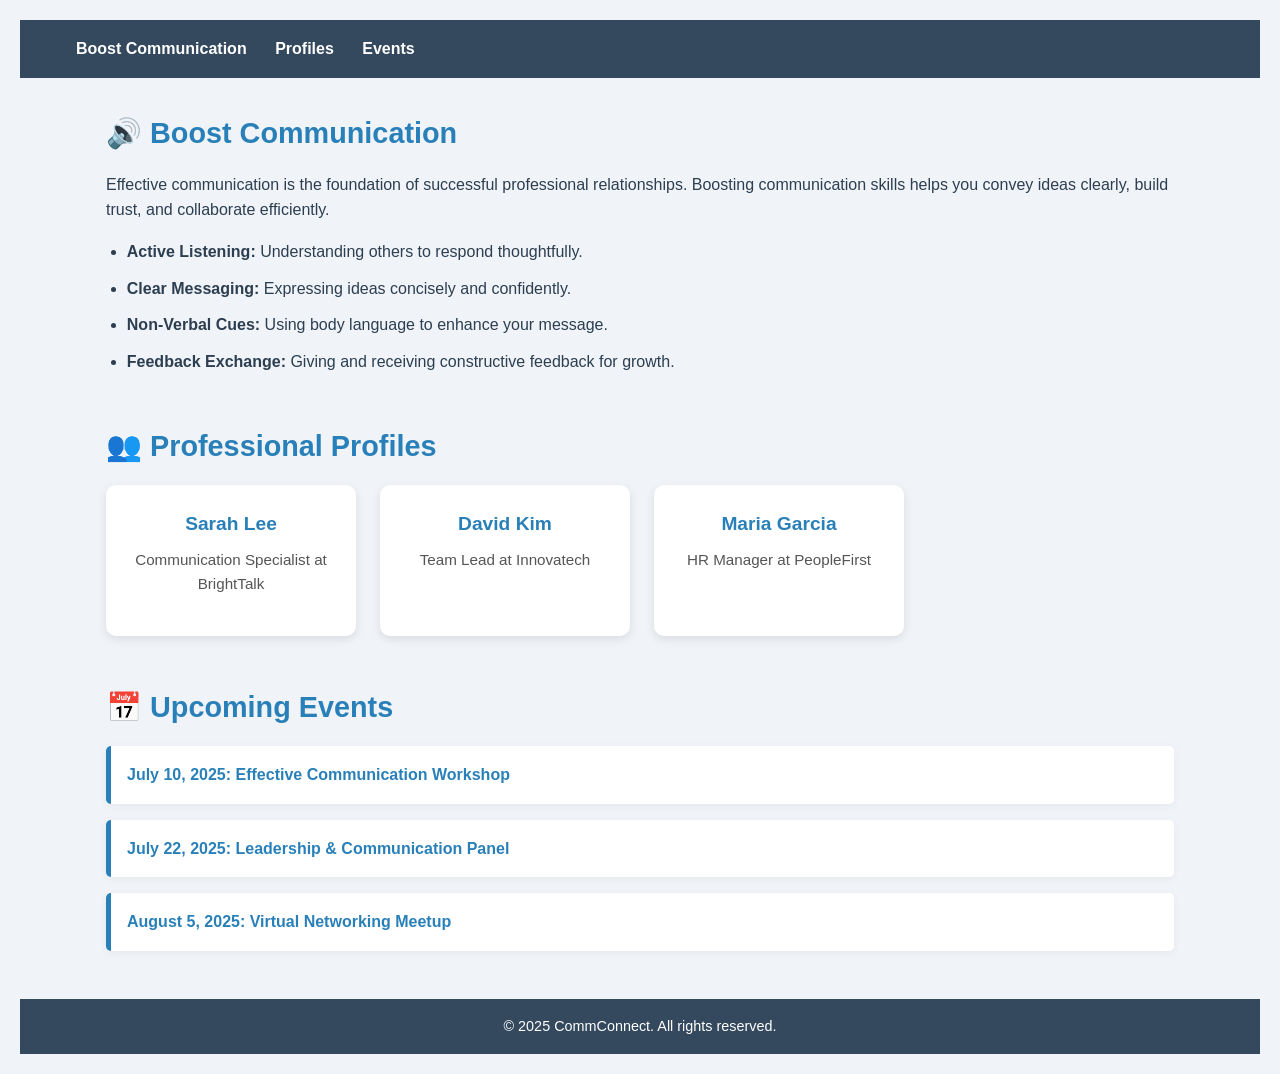
<file: Boost Communication.html>
<!DOCTYPE html>
<html lang="en">
<head>
  <meta charset="UTF-8" />
  <meta name="viewport" content="width=device-width, initial-scale=1" />
  <title>Boost Communication</title>
  <style>
    /* Reset */
    * {
      margin: 0;
      padding: 0;
      box-sizing: border-box;
    }
    body {
      font-family: 'Segoe UI', Tahoma, Geneva, Verdana, sans-serif;
      background-color: #f0f4f8;
      color: #2c3e50;
      line-height: 1.6;
      padding: 20px;
    }
    header {
      background-color: #34495e;
      color: white;
      padding: 1rem 2rem;
      display: flex;
      justify-content: space-between;
      align-items: center;
    }
    header .logo {
      font-weight: 700;
      font-size: 1.5rem;
    }
    nav a {
      color: white;
      margin-left: 1.5rem;
      text-decoration: none;
      font-weight: 600;
      transition: color 0.3s ease;
    }
    nav a:hover {
      color: #1abc9c;
    }
    .container {
      max-width: 1100px;
      margin: 2rem auto;
      padding: 0 1rem;
    }
    section {
      margin-bottom: 3rem;
    }
    h2 {
      color: #2980b9;
      margin-bottom: 1rem;
      font-size: 1.8rem;
    }
    p {
      font-size: 1rem;
      margin-bottom: 1rem;
    }
    ul {
      padding-left: 1.3rem;
      margin-bottom: 1rem;
    }
    ul li {
      margin-bottom: 0.7rem;
    }
    /* Profiles */
    .profiles {
      display: flex;
      flex-wrap: wrap;
      gap: 1.5rem;
    }
    .profile-card {
      background: white;
      border-radius: 10px;
      box-shadow: 0 3px 10px rgba(0,0,0,0.1);
      width: 250px;
      padding: 1.5rem;
      text-align: center;
      transition: transform 0.2s ease;
    }
    .profile-card:hover {
      transform: translateY(-5px);
    }
    .profile-card img {
      width: 100px;
      height: 100px;
      border-radius: 50%;
      margin-bottom: 1rem;
      object-fit: cover;
    }
    .profile-card h3 {
      font-size: 1.2rem;
      margin-bottom: 0.5rem;
      color: #2980b9;
    }
    .profile-card p {
      color: #555;
      font-size: 0.95rem;
    }
    /* Events */
    .events ul {
      list-style: none;
      padding-left: 0;
    }
    .events li {
      background: white;
      margin-bottom: 1rem;
      padding: 1rem;
      border-left: 5px solid #2980b9;
      box-shadow: 0 2px 8px rgba(0,0,0,0.05);
      font-weight: 600;
      color: #2980b9;
      border-radius: 5px;
    }
    footer {
      background-color: #34495e;
      color: white;
      text-align: center;
      padding: 1rem;
      font-size: 0.9rem;
    }
  </style>
</head>
<body>
  <header>
    <!-- <div class="logo">CommConnect</div> -->
    <nav>
      <a href="#boost-communication">Boost Communication</a>
      <a href="#profiles">Profiles</a>
      <a href="#events">Events</a>
    </nav>
  </header>

  <main class="container">
    <!-- Boost Communication Section -->
    <section id="boost-communication">
      <h2>🔊 Boost Communication</h2>
      <p>Effective communication is the foundation of successful professional relationships. Boosting communication skills helps you convey ideas clearly, build trust, and collaborate efficiently.</p>
      <ul>
        <li><strong>Active Listening:</strong> Understanding others to respond thoughtfully.</li>
        <li><strong>Clear Messaging:</strong> Expressing ideas concisely and confidently.</li>
        <li><strong>Non-Verbal Cues:</strong> Using body language to enhance your message.</li>
        <li><strong>Feedback Exchange:</strong> Giving and receiving constructive feedback for growth.</li>
      </ul>
    </section>

    <!-- Professional Profiles Section -->
    <section id="profiles">
      <h2>👥 Professional Profiles</h2>
      <div class="profiles">
        <div class="profile-card">
         
          <h3>Sarah Lee</h3>
          <p>Communication Specialist at BrightTalk</p>
        </div>
        <div class="profile-card">
         
          <h3>David Kim</h3>
          <p>Team Lead at Innovatech</p>
        </div>
        <div class="profile-card">
          
          <h3>Maria Garcia</h3>
          <p>HR Manager at PeopleFirst</p>
        </div>
      </div>
    </section>

    <!-- Upcoming Events Section -->
    <section id="events" class="events">
      <h2>📅 Upcoming Events</h2>
      <ul>
        <li><strong>July 10, 2025:</strong> Effective Communication Workshop</li>
        <li><strong>July 22, 2025:</strong> Leadership & Communication Panel</li>
        <li><strong>August 5, 2025:</strong> Virtual Networking Meetup</li>
      </ul>
    </section>
  </main>

  <footer>
    &copy; 2025 CommConnect. All rights reserved.
  </footer>
</body>
</html>
</file>
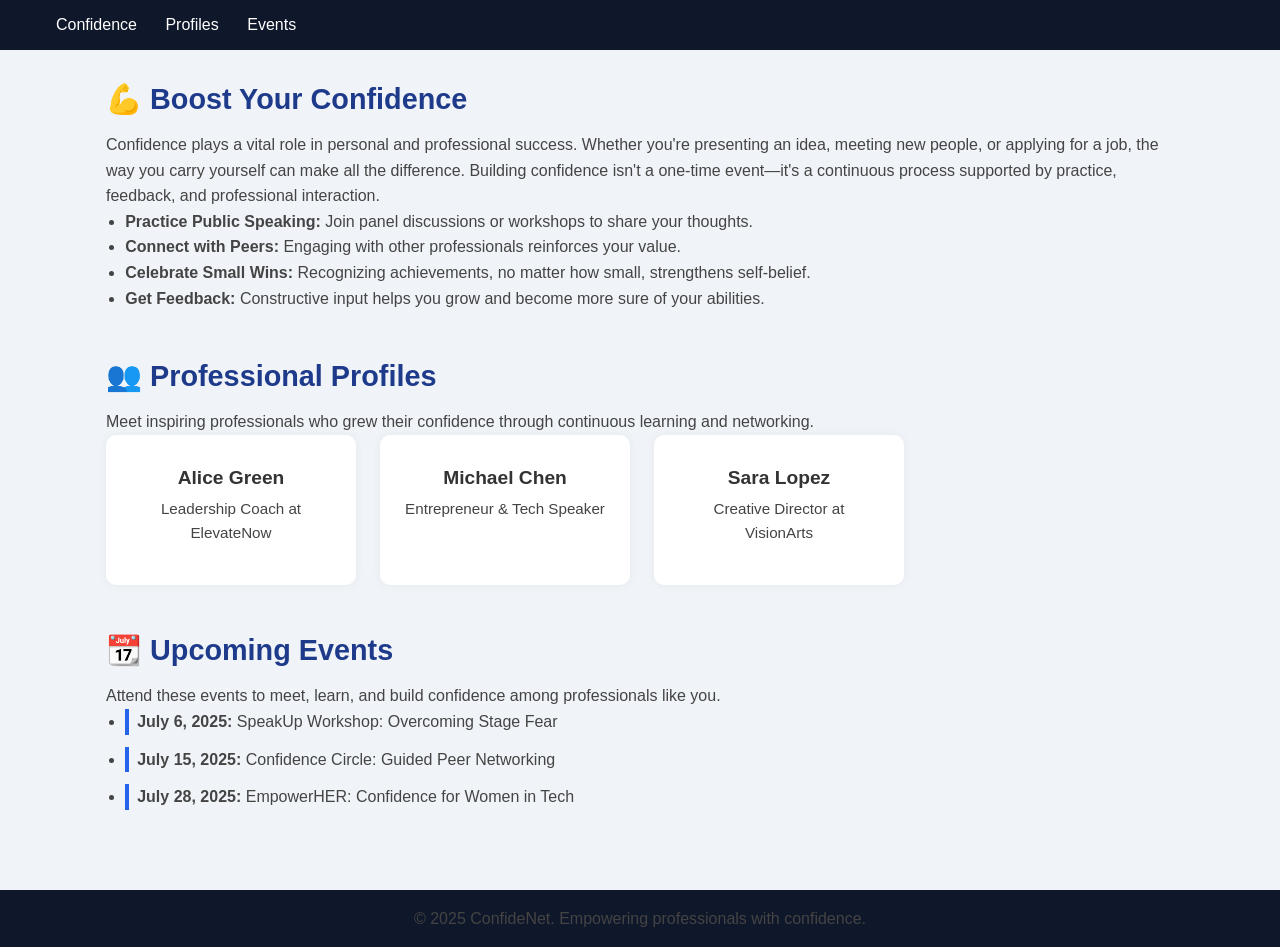
<file: Boost Confidence.html>
<!DOCTYPE html>
<html lang="en">
<head>
  <meta charset="UTF-8" />
  <meta name="viewport" content="width=device-width, initial-scale=1.0"/>
  <title>Boost Confidence</title>
  <style>
    * {
      margin: 0;
      padding: 0;
      box-sizing: border-box;
    }

    body {
      font-family: 'Segoe UI', sans-serif;
      background-color: #f0f4f8;
      color: #333;
    }

    header {
      background-color: #0f172a;
      color: white;
      padding: 1rem 2rem;
      display: flex;
      justify-content: space-between;
      align-items: center;
    }

    .nav-links a {
      color: white;
      text-decoration: none;
      margin-left: 1.5rem;
      font-weight: 500;
    }

    .container {
      max-width: 1100px;
      margin: auto;
      padding: 2rem 1rem;
    }

    section {
      margin-bottom: 3rem;
    }

    h2 {
      font-size: 1.8rem;
      margin-bottom: 1rem;
      color: #1e3a8a;
    }

    p, li {
      font-size: 1rem;
      line-height: 1.6;
      color: #444;
    }

    ul {
      padding-left: 1.2rem;
    }

    .profiles {
      display: flex;
      flex-wrap: wrap;
      gap: 1.5rem;
    }

    .card {
      background: white;
      border-radius: 10px;
      box-shadow: 0 0 10px rgba(0,0,0,0.05);
      padding: 1.5rem;
      width: 250px;
      text-align: center;
    }

    .card img {
      border-radius: 50%;
      margin-bottom: 1rem;
    }

    .card h3 {
      margin: 0.5rem 0;
      font-size: 1.2rem;
    }

    .card p {
      font-size: 0.95rem;
      margin-bottom: 1rem;
    }

    .events li {
      margin-bottom: 0.75rem;
      padding-left: 0.5rem;
      border-left: 4px solid #2563eb;
    }

    footer {
      background-color: #0f172a;
      color: white;
      text-align: center;
      padding: 1rem;
    }
  </style>
</head>
<body>

  <!-- Header -->
  <header>
    <!-- <div class="logo"><strong>ConfideNet</strong></div> -->
    <nav class="nav-links">
      <a href="#confidence">Confidence</a>
      <a href="#profiles">Profiles</a>
      <a href="#events">Events</a>
    </nav>
  </header>

  <!-- Main Content -->
  <main class="container">

    <!-- Boost Confidence Section -->
    <section id="confidence">
      <h2>💪 Boost Your Confidence</h2>
      <p>Confidence plays a vital role in personal and professional success. Whether you're presenting an idea, meeting new people, or applying for a job, the way you carry yourself can make all the difference. Building confidence isn't a one-time event—it's a continuous process supported by practice, feedback, and professional interaction.</p>
      <ul>
        <li><strong>Practice Public Speaking:</strong> Join panel discussions or workshops to share your thoughts.</li>
        <li><strong>Connect with Peers:</strong> Engaging with other professionals reinforces your value.</li>
        <li><strong>Celebrate Small Wins:</strong> Recognizing achievements, no matter how small, strengthens self-belief.</li>
        <li><strong>Get Feedback:</strong> Constructive input helps you grow and become more sure of your abilities.</li>
      </ul>
    </section>

    <!-- Professional Profiles Section -->
    <section id="profiles">
      <h2>👥 Professional Profiles</h2>
      <p>Meet inspiring professionals who grew their confidence through continuous learning and networking.</p>
      <div class="profiles">
        <div class="card">
          
          <h3>Alice Green</h3>
          <p>Leadership Coach at ElevateNow</p>
        </div>
        <div class="card">
         
          <h3>Michael Chen</h3>
          <p>Entrepreneur & Tech Speaker</p>
        </div>
        <div class="card">
         
          <h3>Sara Lopez</h3>
          <p>Creative Director at VisionArts</p>
        </div>
      </div>
    </section>

    <!-- Upcoming Events Section -->
    <section id="events" class="events">
      <h2>📆 Upcoming Events</h2>
      <p>Attend these events to meet, learn, and build confidence among professionals like you.</p>
      <ul>
        <li><strong>July 6, 2025:</strong> SpeakUp Workshop: Overcoming Stage Fear</li>
        <li><strong>July 15, 2025:</strong> Confidence Circle: Guided Peer Networking</li>
        <li><strong>July 28, 2025:</strong> EmpowerHER: Confidence for Women in Tech</li>
      </ul>
    </section>

  </main>

  <!-- Footer -->
  <footer>
    <p>&copy; 2025 ConfideNet. Empowering professionals with confidence.</p>
  </footer>

</body>
</html>
</file>
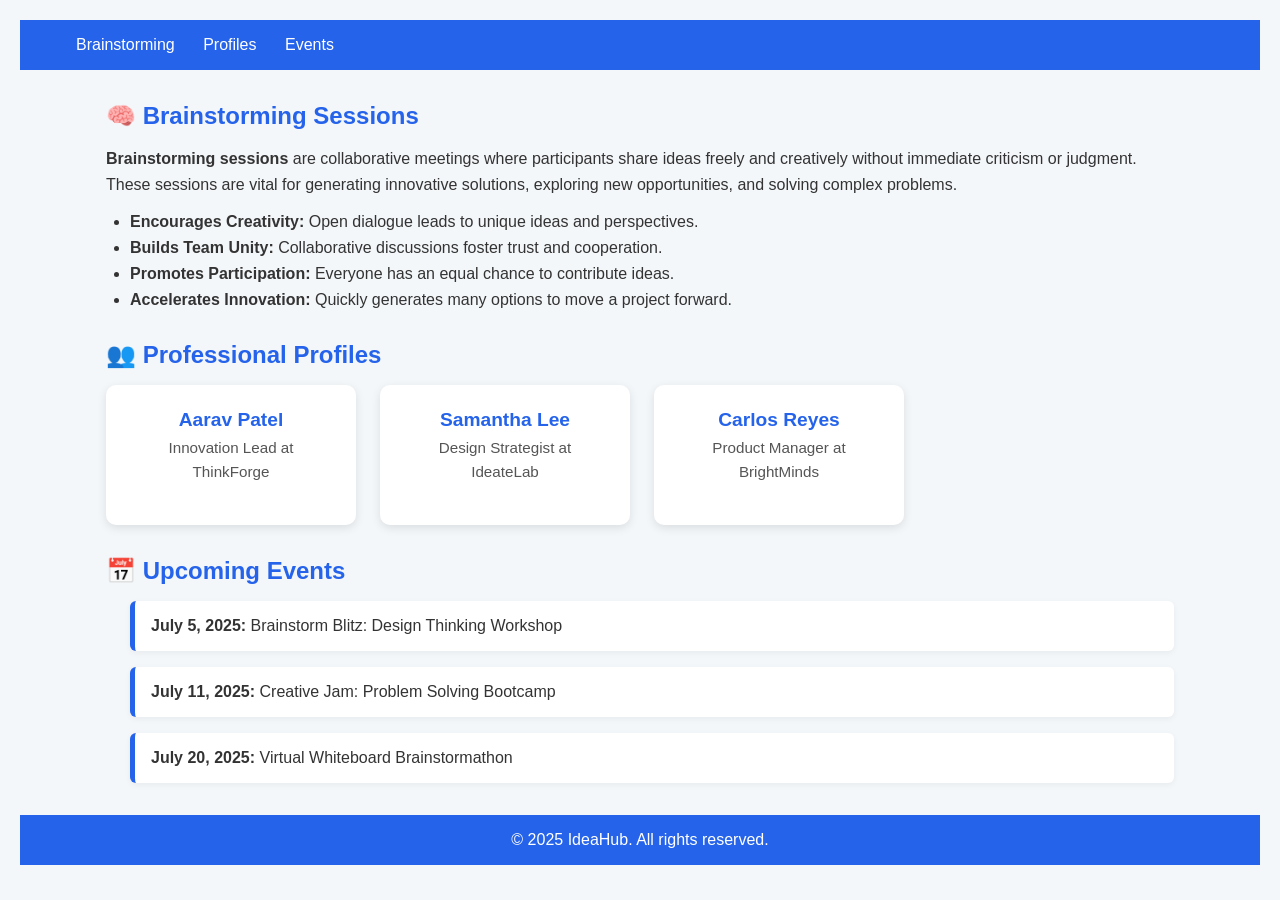
<file: Brainstorming Sessions.html>
<!DOCTYPE html>
<html lang="en">
<head>
  <meta charset="UTF-8" />
  <meta name="viewport" content="width=device-width, initial-scale=1.0"/>
  <title>Brainstorming Sessions</title>
  <style>
    * {
      margin: 0;
      padding: 0;
      box-sizing: border-box;
    }

    body {
      font-family: 'Segoe UI', sans-serif;
      background-color: #f4f7fa;
      color: #333;
      padding: 20px;
    }

    header {
      background-color: #2563eb;
      color: white;
      padding: 1rem 2rem;
      display: flex;
      justify-content: space-between;
      align-items: center;
    }

    header .logo {
      font-size: 1.6rem;
      font-weight: bold;
    }

    nav a {
      color: white;
      margin-left: 1.5rem;
      text-decoration: none;
      font-weight: 500;
    }

    nav a:hover {
      text-decoration: underline;
    }

    .container {
      max-width: 1100px;
      margin: 2rem auto;
      padding: 0 1rem;
    }

    h2 {
      color: #2563eb;
      margin-bottom: 1rem;
    }

    p {
      margin-bottom: 1rem;
      line-height: 1.6;
    }

    ul {
      margin-left: 1.5rem;
      margin-bottom: 2rem;
    }

    ul li {
      margin-bottom: 0.5rem;
    }

    .profiles {
      display: flex;
      flex-wrap: wrap;
      gap: 1.5rem;
      margin-bottom: 2rem;
    }

    .card {
      background-color: white;
      padding: 1.5rem;
      border-radius: 10px;
      box-shadow: 0 3px 10px rgba(0, 0, 0, 0.1);
      width: 250px;
      text-align: center;
    }

    .card img {
      width: 100px;
      height: 100px;
      object-fit: cover;
      border-radius: 50%;
      margin-bottom: 1rem;
    }

    .card h3 {
      font-size: 1.2rem;
      color: #2563eb;
      margin-bottom: 0.3rem;
    }

    .card p {
      font-size: 0.95rem;
      color: #555;
    }

    .events ul {
      list-style: none;
      padding: 0;
    }

    .events li {
      background-color: #fff;
      padding: 1rem;
      border-left: 5px solid #2563eb;
      margin-bottom: 1rem;
      border-radius: 6px;
      box-shadow: 0 2px 6px rgba(0, 0, 0, 0.05);
    }

    footer {
      text-align: center;
      background-color: #2563eb;
      color: white;
      padding: 1rem;
      margin-top: 2rem;
    }
  </style>
</head>
<body>

  <header>
    <!-- <div class="logo">IdeaHub</div> -->
    <nav>
      <a href="#brainstorming">Brainstorming</a>
      <a href="#profiles">Profiles</a>
      <a href="#events">Events</a>
    </nav>
  </header>

  <main class="container">

    <!-- Brainstorming Session Explanation -->
    <section id="brainstorming">
      <h2>🧠 Brainstorming Sessions</h2>
      <p>
        <strong>Brainstorming sessions</strong> are collaborative meetings where participants share ideas freely and creatively without immediate criticism or judgment. These sessions are vital for generating innovative solutions, exploring new opportunities, and solving complex problems.
      </p>
      <ul>
        <li><strong>Encourages Creativity:</strong> Open dialogue leads to unique ideas and perspectives.</li>
        <li><strong>Builds Team Unity:</strong> Collaborative discussions foster trust and cooperation.</li>
        <li><strong>Promotes Participation:</strong> Everyone has an equal chance to contribute ideas.</li>
        <li><strong>Accelerates Innovation:</strong> Quickly generates many options to move a project forward.</li>
      </ul>
    </section>

    <!-- Professional Profiles -->
    <section id="profiles">
      <h2>👥 Professional Profiles</h2>
      <div class="profiles">
        <div class="card">
         
          <h3>Aarav Patel</h3>
          <p>Innovation Lead at ThinkForge</p>
        </div>
        <div class="card">
         
          <h3>Samantha Lee</h3>
          <p>Design Strategist at IdeateLab</p>
        </div>
        <div class="card">
          
          <h3>Carlos Reyes</h3>
          <p>Product Manager at BrightMinds</p>
        </div>
      </div>
    </section>

    <!-- Upcoming Events -->
    <section id="events" class="events">
      <h2>📅 Upcoming Events</h2>
      <ul>
        <li><strong>July 5, 2025:</strong> Brainstorm Blitz: Design Thinking Workshop</li>
        <li><strong>July 11, 2025:</strong> Creative Jam: Problem Solving Bootcamp</li>
        <li><strong>July 20, 2025:</strong> Virtual Whiteboard Brainstormathon</li>
      </ul>
    </section>

  </main>

  <footer>
    &copy; 2025 IdeaHub. All rights reserved.
  </footer>

</body>
</html>
</file>
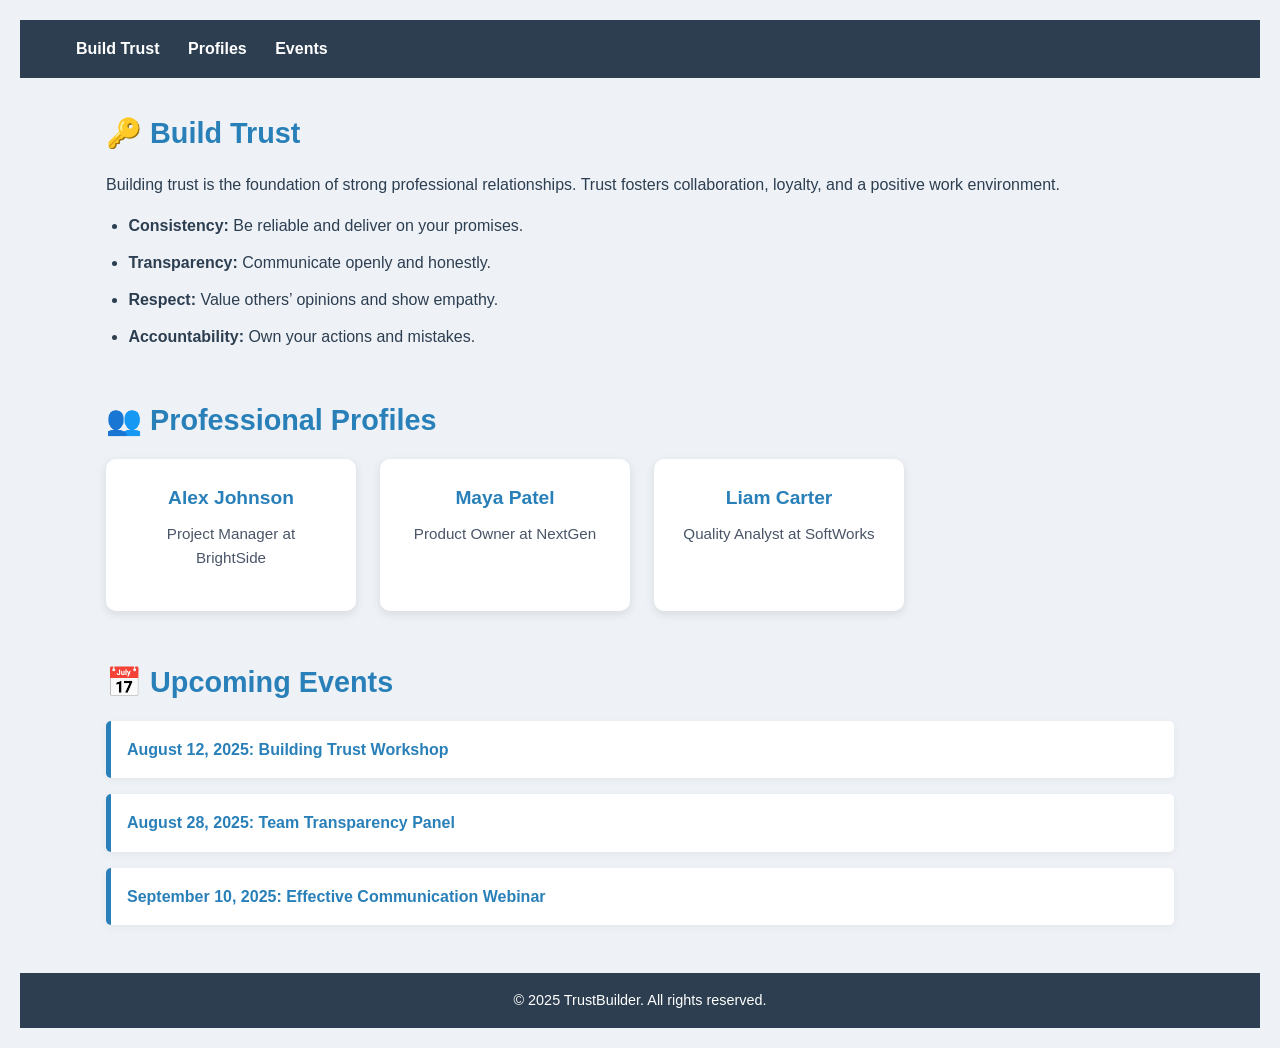
<file: Build Trust.html>
<!DOCTYPE html>
<html lang="en">
<head>
  <meta charset="UTF-8" />
  <meta name="viewport" content="width=device-width, initial-scale=1" />
  <title>Build Trust</title>
  <style>
    /* Reset */
    * {
      margin: 0;
      padding: 0;
      box-sizing: border-box;
    }
    body {
      font-family: 'Segoe UI', Tahoma, Geneva, Verdana, sans-serif;
      background-color: #eef2f7;
      color: #2c3e50;
      padding: 20px;
      line-height: 1.6;
    }
    header {
      background-color: #2c3e50;
      color: white;
      padding: 1rem 2rem;
      display: flex;
      justify-content: space-between;
      align-items: center;
    }
    header .logo {
      font-weight: 700;
      font-size: 1.6rem;
    }
    nav a {
      color: white;
      margin-left: 1.5rem;
      text-decoration: none;
      font-weight: 600;
      transition: color 0.3s ease;
    }
    nav a:hover {
      color: #2980b9;
    }
    .container {
      max-width: 1100px;
      margin: 2rem auto;
      padding: 0 1rem;
    }
    section {
      margin-bottom: 3rem;
    }
    h2 {
      color: #2980b9;
      margin-bottom: 1rem;
      font-size: 1.8rem;
    }
    p {
      font-size: 1rem;
      margin-bottom: 1rem;
    }
    ul {
      padding-left: 1.4rem;
      margin-bottom: 1rem;
    }
    ul li {
      margin-bottom: 0.7rem;
    }
    /* Profiles */
    .profiles {
      display: flex;
      flex-wrap: wrap;
      gap: 1.5rem;
    }
    .profile-card {
      background: white;
      border-radius: 10px;
      box-shadow: 0 3px 10px rgba(0,0,0,0.1);
      width: 250px;
      padding: 1.5rem;
      text-align: center;
      transition: transform 0.2s ease;
    }
    .profile-card:hover {
      transform: translateY(-5px);
    }
    .profile-card img {
      width: 100px;
      height: 100px;
      border-radius: 50%;
      margin-bottom: 1rem;
      object-fit: cover;
    }
    .profile-card h3 {
      font-size: 1.2rem;
      margin-bottom: 0.5rem;
      color: #2980b9;
    }
    .profile-card p {
      color: #4a5568;
      font-size: 0.95rem;
    }
    /* Events */
    .events ul {
      list-style: none;
      padding-left: 0;
    }
    .events li {
      background: white;
      margin-bottom: 1rem;
      padding: 1rem;
      border-left: 5px solid #2980b9;
      box-shadow: 0 2px 8px rgba(0,0,0,0.05);
      font-weight: 600;
      color: #2980b9;
      border-radius: 5px;
    }
    footer {
      background-color: #2c3e50;
      color: white;
      text-align: center;
      padding: 1rem;
      font-size: 0.9rem;
    }
  </style>
</head>
<body>
  <header>
    <!-- <div class="logo">TrustBuilder</div> -->
    <nav>
      <a href="#build-trust">Build Trust</a>
      <a href="#profiles">Profiles</a>
      <a href="#events">Events</a>
    </nav>
  </header>

  <main class="container">
    <!-- Build Trust Section -->
    <section id="build-trust">
      <h2>🔑 Build Trust</h2>
      <p>Building trust is the foundation of strong professional relationships. Trust fosters collaboration, loyalty, and a positive work environment.</p>
      <ul>
        <li><strong>Consistency:</strong> Be reliable and deliver on your promises.</li>
        <li><strong>Transparency:</strong> Communicate openly and honestly.</li>
        <li><strong>Respect:</strong> Value others’ opinions and show empathy.</li>
        <li><strong>Accountability:</strong> Own your actions and mistakes.</li>
      </ul>
    </section>

    <!-- Professional Profiles Section -->
    <section id="profiles">
      <h2>👥 Professional Profiles</h2>
      <div class="profiles">
        <div class="profile-card">
          
          <h3>Alex Johnson</h3>
          <p>Project Manager at BrightSide</p>
        </div>
        <div class="profile-card">
          
          <h3>Maya Patel</h3>
          <p>Product Owner at NextGen</p>
        </div>
        <div class="profile-card">
          
          <h3>Liam Carter</h3>
          <p>Quality Analyst at SoftWorks</p>
        </div>
      </div>
    </section>

    <!-- Upcoming Events Section -->
    <section id="events" class="events">
      <h2>📅 Upcoming Events</h2>
      <ul>
        <li><strong>August 12, 2025:</strong> Building Trust Workshop</li>
        <li><strong>August 28, 2025:</strong> Team Transparency Panel</li>
        <li><strong>September 10, 2025:</strong> Effective Communication Webinar</li>
      </ul>
    </section>
  </main>

  <footer>
    &copy; 2025 TrustBuilder. All rights reserved.
  </footer>
</body>
</html>
</file>
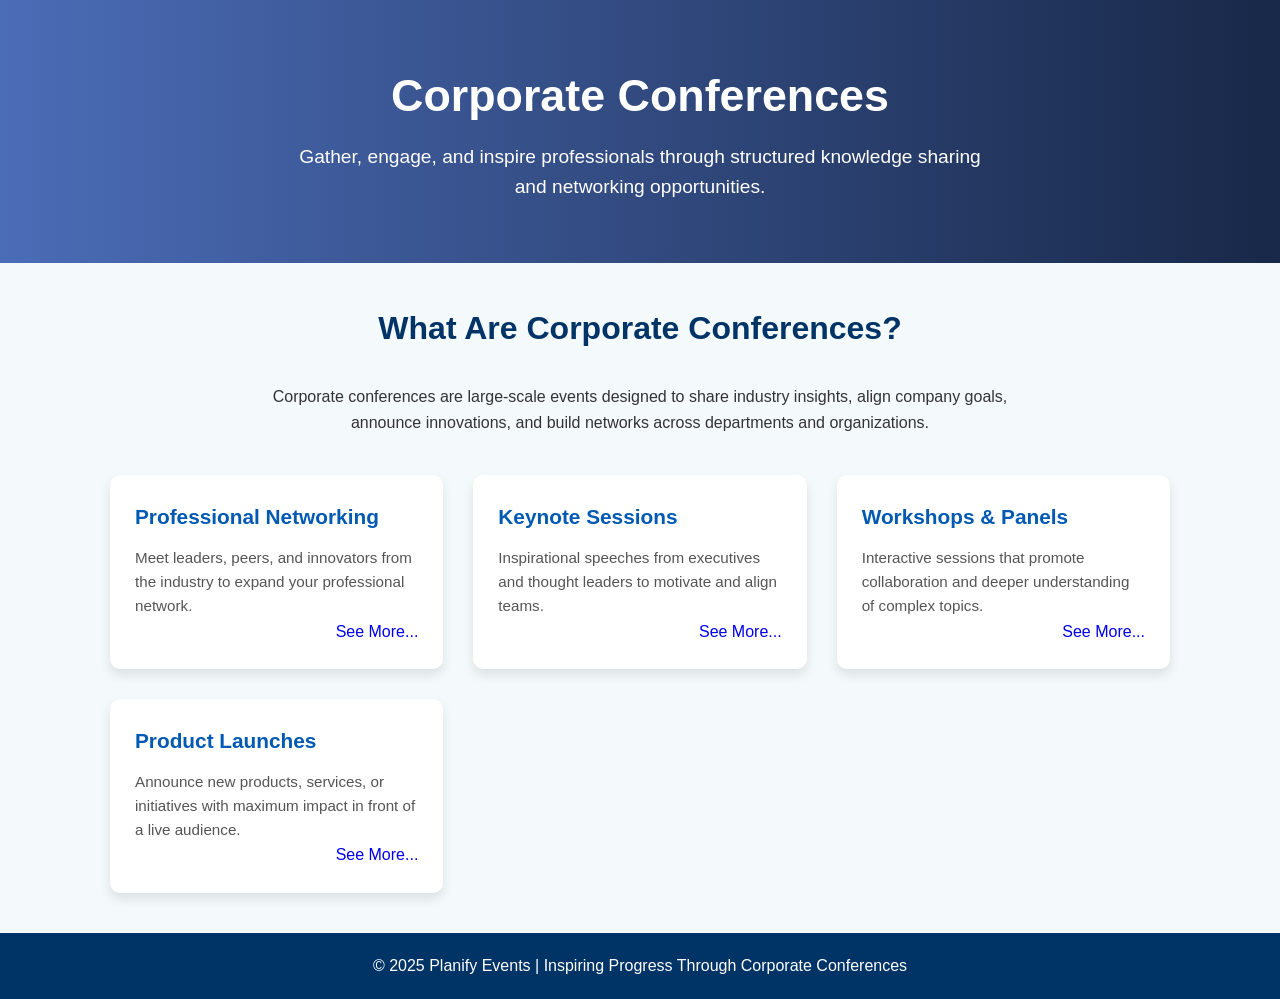
<file: conf1.html>
<!DOCTYPE html>
<html lang="en">
<head>
  <!--Test-->
  <meta charset="UTF-8" />
  <meta name="viewport" content="width=device-width, initial-scale=1.0"/>
  <title>Corporate Conferences</title>
  <style>
    * {
      box-sizing: border-box;
      margin: 0;
      padding: 0;
      font-family: "Segoe UI", Tahoma, Geneva, Verdana, sans-serif;
    }

    body {
      background-color: #f4f9fc;
      color: #333;
      line-height: 1.6;
    }

    .header {
     background: linear-gradient(to right, #4b6cb7, #182848);
      color: white;
      padding: 60px 20px;
      text-align: center;
    }

    .header h1 {
      font-size: 2.8rem;
      margin-bottom: 10px;
    }

    .header p {
      font-size: 1.2rem;
      max-width: 700px;
      margin: auto;
    }

    .container {
      max-width: 1100px;
      margin: 40px auto;
      padding: 0 20px;
    }

    .section-title {
      font-size: 2rem;
      color: #003366;
      text-align: center;
      margin-bottom: 30px;
    }

    .grid {
      display: grid;
      grid-template-columns: repeat(auto-fit, minmax(280px, 1fr));
      gap: 30px;
    }

    .card {
      background: white;
      border-radius: 10px;
      padding: 25px;
      box-shadow: 0 6px 12px rgba(0, 0, 0, 0.1);
      transition: transform 0.3s ease;
    }
    .grid .card a{
      float: right;
      text-decoration-line: none;
    }
    
    .card:hover {
      transform: translateY(-6px);
    }

    .card h3 {
      color: #0059b3;
      margin-bottom: 12px;
      font-size: 1.3rem;
    }

    .card p {
      font-size: 0.95rem;
      color: #555;
    }

    .footer {
      background-color: #003366;
      color: white;
      text-align: center;
      padding: 20px 0;
      margin-top: 40px;
    }
  </style>
</head>
<body>

  <div class="header">
    <h1>Corporate Conferences</h1>
    <p>Gather, engage, and inspire professionals through structured knowledge sharing and networking opportunities.</p>
  </div>

  <div class="container">
    <h2 class="section-title">What Are Corporate Conferences?</h2>
    <p style="text-align: center; max-width: 800px; margin: 0 auto 40px;">
      Corporate conferences are large-scale events designed to share industry insights, align company goals, announce innovations, and build networks across departments and organizations.
    </p>

    <div class="grid">
      <div class="card">
        <h3>Professional Networking</h3>
        <p>Meet leaders, peers, and innovators from the industry to expand your professional network.</p>
        <a href="networking.html">See More...</a>
      </div>
      <div class="card">
        <h3>Keynote Sessions</h3>
        <p>Inspirational speeches from executives and thought leaders to motivate and align teams.</p>
        <a href="Keynote Sessions.html">See More...</a>
      </div>
      <div class="card">
        <h3>Workshops & Panels</h3>
        <p>Interactive sessions that promote collaboration and deeper understanding of complex topics.</p>
        <a href="workshop&panels.html">See More...</a>
      </div>
      <div class="card">
        <h3>Product Launches</h3>
        <p>Announce new products, services, or initiatives with maximum impact in front of a live audience.</p>
        <a href="product lanches.html">See More...</a>
      </div>
    </div>
  </div>

  <div class="footer">
    <p>© 2025 Planify Events | Inspiring Progress Through Corporate Conferences</p>
  </div>

</body>
</html>
</file>
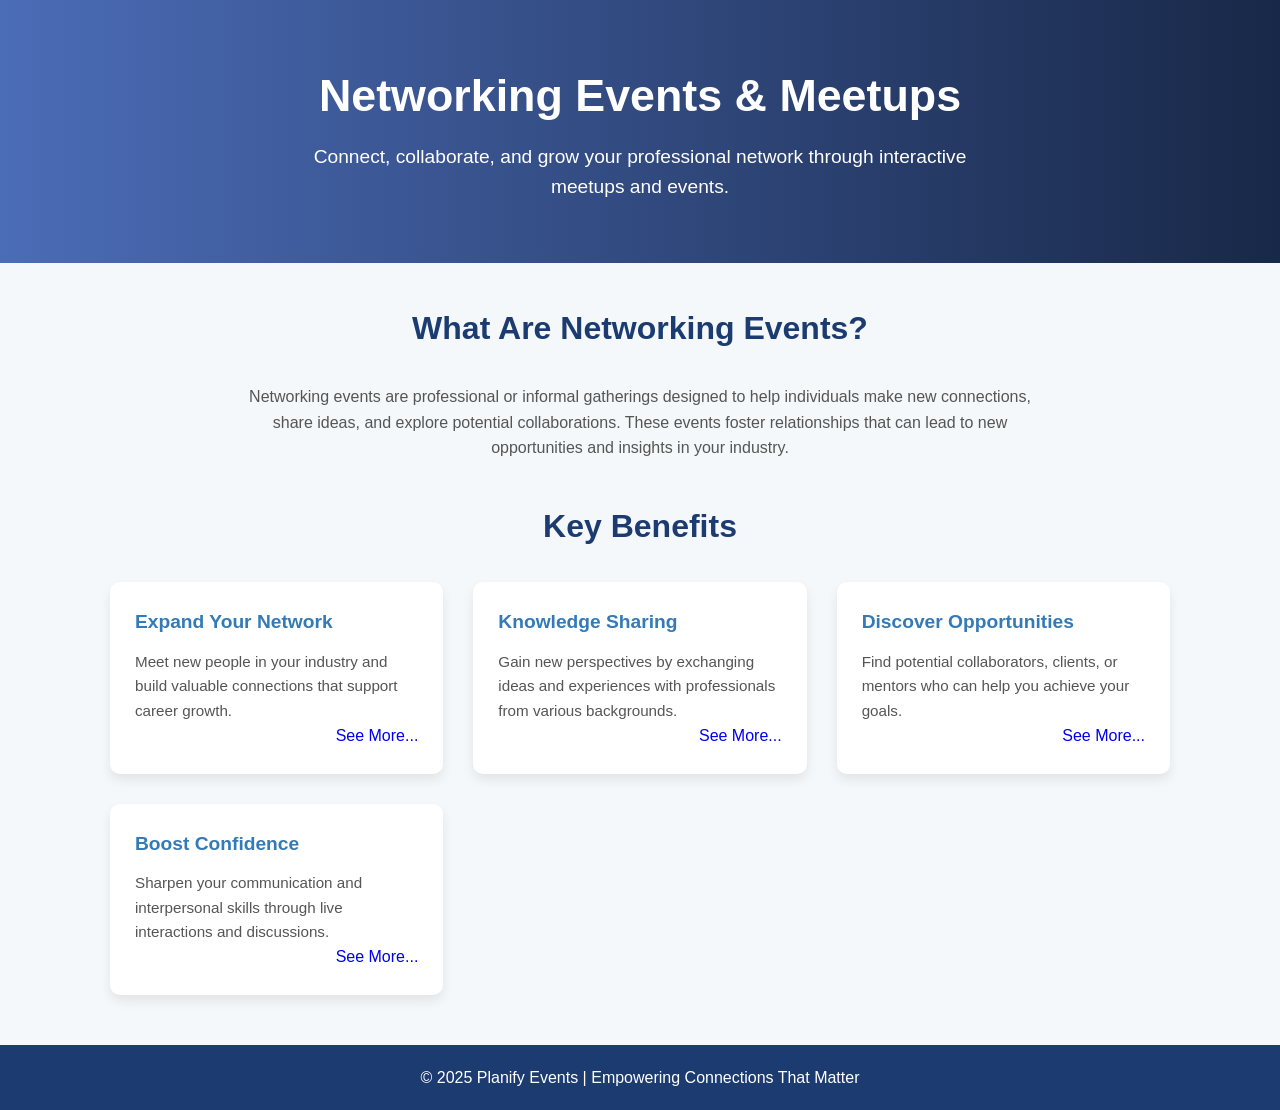
<file: conf2.html>
<!DOCTYPE html>
<html lang="en">
<head>
  <meta charset="UTF-8">
  <meta name="viewport" content="width=device-width, initial-scale=1">
  <title>Networking Events & Meetups</title>
  <style>
    * {
      box-sizing: border-box;
      margin: 0;
      padding: 0;
      font-family: 'Segoe UI', Tahoma, Geneva, Verdana, sans-serif;
    }

    body {
      background-color: #f4f8fb;
      color: #333;
      line-height: 1.6;
    }

    .header {
      background: linear-gradient(to right, #4b6cb7, #182848);
      color: white;
      text-align: center;
      padding: 60px 20px;
    }

    .header h1 {
      font-size: 2.8rem;
      margin-bottom: 10px;
    }

    .header p {
      font-size: 1.2rem;
      max-width: 700px;
      margin: auto;
    }

    .container {
      max-width: 1100px;
      margin: 40px auto;
      padding: 0 20px;
    }

    .section-title {
      font-size: 2rem;
      color: #1c3b70;
      text-align: center;
      margin-bottom: 30px;
    }

    .intro {
      text-align: center;
      max-width: 800px;
      margin: 0 auto 40px;
      color: #555;
    }

    .grid {
      display: grid;
      grid-template-columns: repeat(auto-fit, minmax(260px, 1fr));
      gap: 30px;
    }

    .card {
      background: #ffffff;
      border-radius: 10px;
      padding: 25px;
      box-shadow: 0 6px 12px rgba(0, 0, 0, 0.08);
      transition: transform 0.3s ease;
    }
    .grid .card a{
      float: right;
      text-decoration-line: none;
    }

    .card:hover {
      transform: translateY(-5px);
    }

    .card h3 {
      color: #337ab7;
      margin-bottom: 12px;
      font-size: 1.2rem;
    }

    .card p {
      font-size: 0.95rem;
      color: #555;
    }

    .footer {
      background-color: #1c3b70;
      color: white;
      text-align: center;
      padding: 20px 0;
      margin-top: 50px;
    }
  </style>
</head>
<body>

  <div class="header">
    <h1>Networking Events & Meetups</h1>
    <p>Connect, collaborate, and grow your professional network through interactive meetups and events.</p>
  </div>

  <div class="container">
    <h2 class="section-title">What Are Networking Events?</h2>
    <p class="intro">
      Networking events are professional or informal gatherings designed to help individuals make new connections, share ideas, and explore potential collaborations. These events foster relationships that can lead to new opportunities and insights in your industry.
    </p>

    <h2 class="section-title">Key Benefits</h2>
    <div class="grid">
      <div class="card">
        <h3>Expand Your Network</h3>
        <p>Meet new people in your industry and build valuable connections that support career growth.</p>
        <a href="Expand Your Network.html">See More...</a>
      </div>
      <div class="card">
        <h3>Knowledge Sharing</h3>
        <p>Gain new perspectives by exchanging ideas and experiences with professionals from various backgrounds.</p>
        <a href="Knowledge Sharing.html">See More...</a>
      </div>
      <div class="card">
        <h3>Discover Opportunities</h3>
        <p>Find potential collaborators, clients, or mentors who can help you achieve your goals.</p>
        <a href="Discover Opportunities.html">See More...</a>
      </div>
      <div class="card">
        <h3>Boost Confidence</h3>
        <p>Sharpen your communication and interpersonal skills through live interactions and discussions.</p>
        <a href="Boost Confidence.html">See More...</a>
      </div>
    </div>
  </div>

  <div class="footer">
    <p>© 2025 Planify Events | Empowering Connections That Matter</p>
  </div>

</body>
</html>
</file>
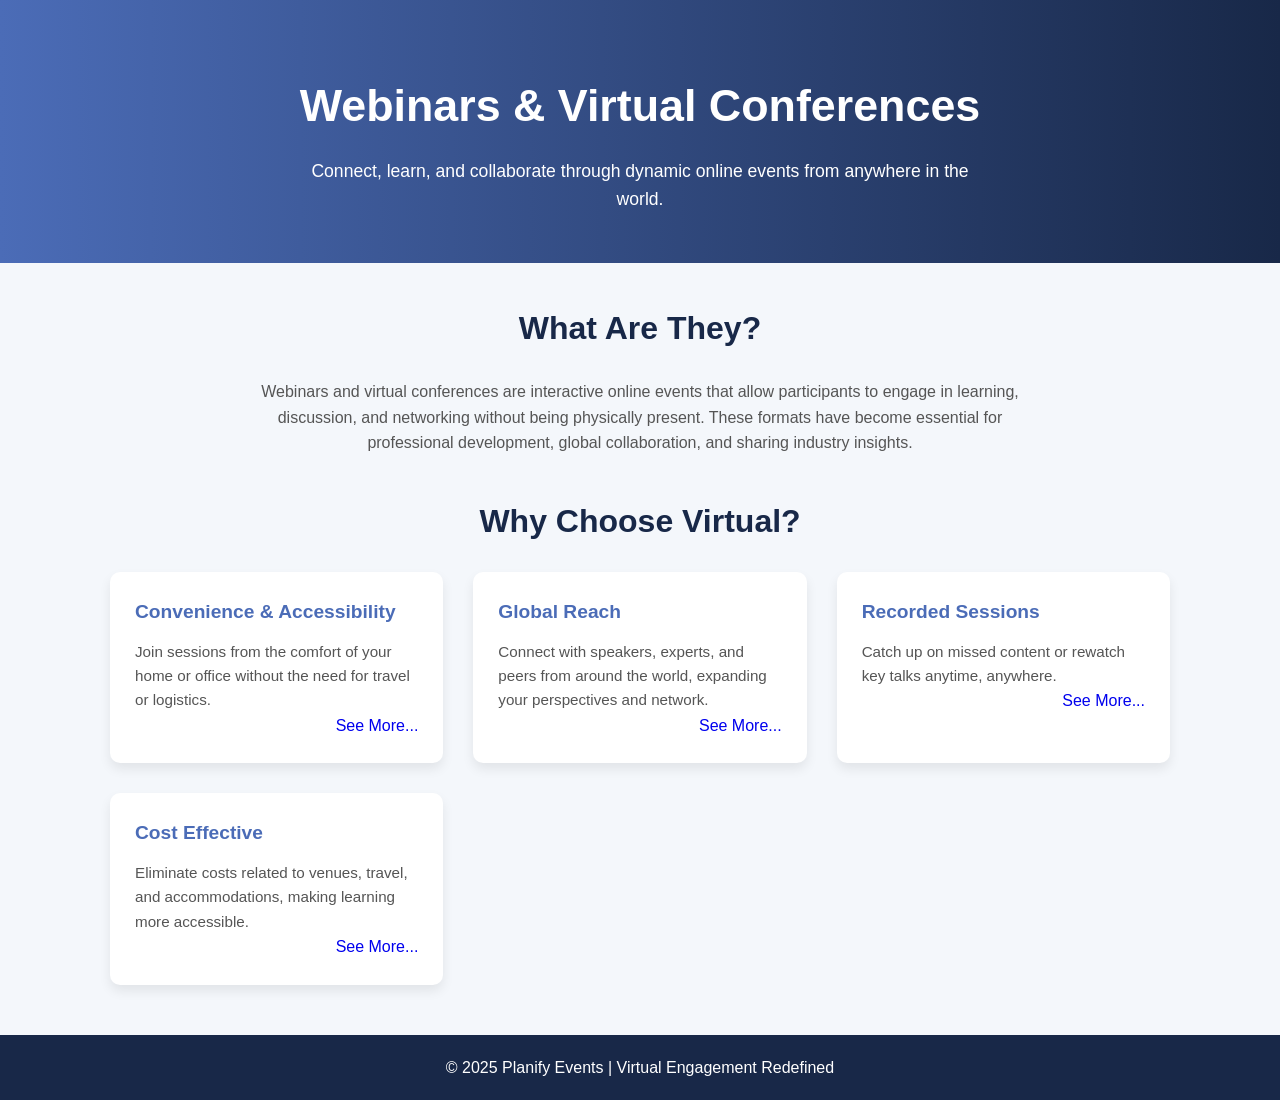
<file: conf3.html>
<!DOCTYPE html>
<html lang="en">
<head>
  <meta charset="UTF-8" />
  <meta name="viewport" content="width=device-width, initial-scale=1.0"/>
  <title>Webinars & Virtual Conferences</title>
  <style>
    * {
      box-sizing: border-box;
      margin: 0;
      padding: 0;
      font-family: 'Segoe UI', Tahoma, Geneva, Verdana, sans-serif;
    }

    body {
      background-color: #f4f7fb;
      color: #333;
      line-height: 1.6;
    }

    .header {
      background: linear-gradient(to right, #4b6cb7, #182848);
      color: white;
      text-align: center;
      padding: 70px 20px 50px;
    }

    .header h1 {
      font-size: 2.8rem;
      margin-bottom: 15px;
    }

    .header p {
      font-size: 1.1rem;
      max-width: 700px;
      margin: auto;
    }

    .container {
      max-width: 1100px;
      margin: 40px auto;
      padding: 0 20px;
    }

    .section-title {
      text-align: center;
      font-size: 2rem;
      color: #182848;
      margin-bottom: 25px;
    }

    .intro {
      text-align: center;
      max-width: 800px;
      margin: 0 auto 40px;
      color: #555;
    }

    .grid {
      display: grid;
      grid-template-columns: repeat(auto-fit, minmax(280px, 1fr));
      gap: 30px;
    }

    .card {
      background: #ffffff;
      border-radius: 10px;
      padding: 25px;
      box-shadow: 0 6px 12px rgba(0, 0, 0, 0.08);
      transition: transform 0.3s ease;
    }

    .grid .card a{
      float: right;
      text-decoration-line: none;
    }
    .card:hover {
      transform: translateY(-5px);
    }

    .card h3 {
      color: #4b6cb7;
      margin-bottom: 12px;
      font-size: 1.2rem;
    }

    .card p {
      font-size: 0.95rem;
      color: #555;
    }

    .footer {
      background-color: #182848;
      color: white;
      text-align: center;
      padding: 20px 0;
      margin-top: 50px;
    }
  </style>
</head>
<body>

  <div class="header">
    <h1>Webinars & Virtual Conferences</h1>
    <p>Connect, learn, and collaborate through dynamic online events from anywhere in the world.</p>
  </div>

  <div class="container">
    <h2 class="section-title">What Are They?</h2>
    <p class="intro">
      Webinars and virtual conferences are interactive online events that allow participants to engage in learning, discussion, and networking without being physically present. These formats have become essential for professional development, global collaboration, and sharing industry insights.
    </p>

    <h2 class="section-title">Why Choose Virtual?</h2>
    <div class="grid">
      <div class="card">
        <h3>Convenience & Accessibility</h3>
        <p>Join sessions from the comfort of your home or office without the need for travel or logistics.</p>
        <a href="Convenience & Accessibility.html">See More...</a>
      </div>
      <div class="card">
        <h3>Global Reach</h3>
        <p>Connect with speakers, experts, and peers from around the world, expanding your perspectives and network.</p>
        <a href="Global Reach.html">See More...</a>
      </div>
      <div class="card">
        <h3>Recorded Sessions</h3>
        <p>Catch up on missed content or rewatch key talks anytime, anywhere.</p>
        <a href="Recorded Sessions.html">See More...</a>
      </div>
      <div class="card">
        <h3>Cost Effective</h3>
        <p>Eliminate costs related to venues, travel, and accommodations, making learning more accessible.</p>
        <a href="Cost Effective.html">See More...</a>
      </div>
    </div>
  </div>

  <div class="footer">
    <p>© 2025 Planify Events | Virtual Engagement Redefined</p>
  </div>

</body>
</html>
</file>
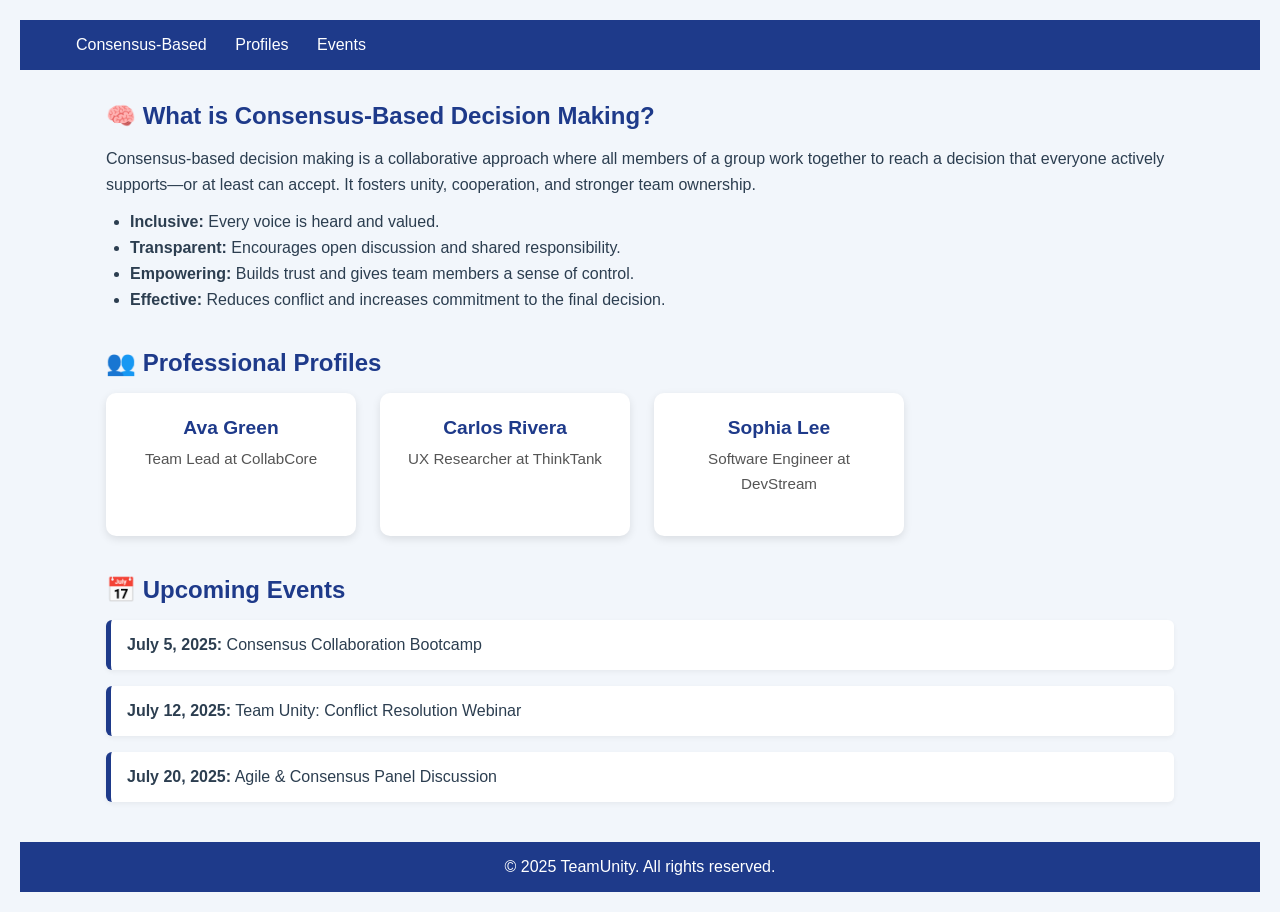
<file: Consensus-Based.html>
<!DOCTYPE html>
<html lang="en">
<head>
  <meta charset="UTF-8" />
  <meta name="viewport" content="width=device-width, initial-scale=1.0"/>
  <title>Consensus-Based Collaboration</title>
  <style>
    * {
      margin: 0;
      padding: 0;
      box-sizing: border-box;
    }
    body {
      font-family: 'Segoe UI', sans-serif;
      background-color: #f2f6fb;
      color: #2c3e50;
      padding: 20px;
    }
    header {
      background-color: #1e3a8a;
      color: white;
      padding: 1rem 2rem;
      display: flex;
      justify-content: space-between;
      align-items: center;
    }
    header .logo {
      font-size: 1.5rem;
      font-weight: bold;
    }
    nav a {
      color: white;
      margin-left: 1.5rem;
      text-decoration: none;
      font-weight: 500;
    }
    nav a:hover {
      text-decoration: underline;
    }
    .container {
      max-width: 1100px;
      margin: 2rem auto;
      padding: 0 1rem;
    }
    section {
      margin-bottom: 2.5rem;
    }
    h2 {
      color: #1e3a8a;
      margin-bottom: 1rem;
    }
    p {
      margin-bottom: 1rem;
      line-height: 1.6;
    }
    ul {
      padding-left: 1.5rem;
      margin-top: 0.5rem;
    }
    ul li {
      margin-bottom: 0.5rem;
    }
    .profiles {
      display: flex;
      flex-wrap: wrap;
      gap: 1.5rem;
    }
    .card {
      background-color: #fff;
      padding: 1.5rem;
      border-radius: 10px;
      box-shadow: 0 3px 8px rgba(0, 0, 0, 0.1);
      width: 250px;
      text-align: center;
    }
    .card img {
      border-radius: 50%;
      width: 100px;
      height: 100px;
      margin-bottom: 1rem;
      object-fit: cover;
    }
    .card h3 {
      font-size: 1.2rem;
      color: #1e3a8a;
      margin-bottom: 0.5rem;
    }
    .card p {
      font-size: 0.95rem;
      color: #555;
    }
    .events ul {
      list-style: none;
      padding-left: 0;
    }
    .events li {
      background-color: #fff;
      border-left: 5px solid #1e3a8a;
      margin-bottom: 1rem;
      padding: 1rem;
      border-radius: 6px;
      box-shadow: 0 2px 5px rgba(0, 0, 0, 0.05);
    }
    footer {
      text-align: center;
      background-color: #1e3a8a;
      color: white;
      padding: 1rem;
      margin-top: 2rem;
    }
  </style>
</head>
<body>

  <header>
    <!-- <div class="logo">TeamUnity</div> -->
    <nav>
      <a href="#consensus">Consensus-Based</a>
      <a href="#profiles">Profiles</a>
      <a href="#events">Events</a>
    </nav>
  </header>

  <main class="container">

    <!-- Consensus-Based Explanation -->
    <section id="consensus">
      <h2>🧠 What is Consensus-Based Decision Making?</h2>
      <p>Consensus-based decision making is a collaborative approach where all members of a group work together to reach a decision that everyone actively supports—or at least can accept. It fosters unity, cooperation, and stronger team ownership.</p>
      <ul>
        <li><strong>Inclusive:</strong> Every voice is heard and valued.</li>
        <li><strong>Transparent:</strong> Encourages open discussion and shared responsibility.</li>
        <li><strong>Empowering:</strong> Builds trust and gives team members a sense of control.</li>
        <li><strong>Effective:</strong> Reduces conflict and increases commitment to the final decision.</li>
      </ul>
    </section>

    <!-- Professional Profiles -->
    <section id="profiles">
      <h2>👥 Professional Profiles</h2>
      <div class="profiles">
        <div class="card">
          
          <h3>Ava Green</h3>
          <p>Team Lead at CollabCore</p>
        </div>
        <div class="card">
          
          <h3>Carlos Rivera</h3>
          <p>UX Researcher at ThinkTank</p>
        </div>
        <div class="card">
          
          <h3>Sophia Lee</h3>
          <p>Software Engineer at DevStream</p>
        </div>
      </div>
    </section>

    <!-- Upcoming Events -->
    <section id="events" class="events">
      <h2>📅 Upcoming Events</h2>
      <ul>
        <li><strong>July 5, 2025:</strong> Consensus Collaboration Bootcamp</li>
        <li><strong>July 12, 2025:</strong> Team Unity: Conflict Resolution Webinar</li>
        <li><strong>July 20, 2025:</strong> Agile & Consensus Panel Discussion</li>
      </ul>
    </section>

  </main>

  <footer>
    &copy; 2025 TeamUnity. All rights reserved.
  </footer>

</body>
</html>
</file>
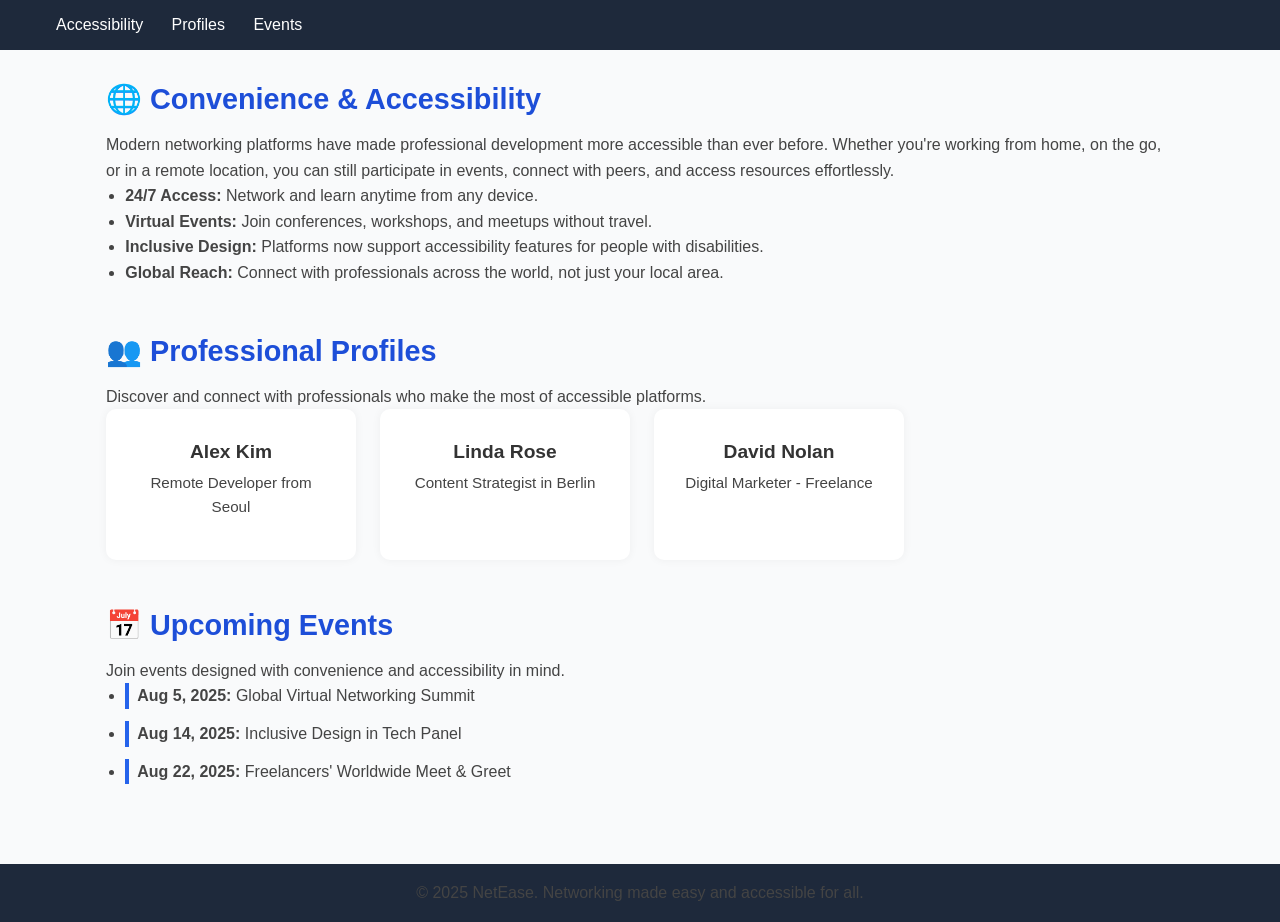
<file: Convenience & Accessibility.html>
<!DOCTYPE html>
<html lang="en">
<head>
  <meta charset="UTF-8" />
  <meta name="viewport" content="width=device-width, initial-scale=1.0"/>
  <title>Convenience & Accessibility</title>
  <style>
    * {
      margin: 0;
      padding: 0;
      box-sizing: border-box;
    }

    body {
      font-family: 'Segoe UI', sans-serif;
      background-color: #f9fafb;
      color: #333;
    }

    header {
      background-color: #1e293b;
      color: white;
      padding: 1rem 2rem;
      display: flex;
      justify-content: space-between;
      align-items: center;
    }

    .nav-links a {
      color: white;
      text-decoration: none;
      margin-left: 1.5rem;
      font-weight: 500;
    }

    .container {
      max-width: 1100px;
      margin: auto;
      padding: 2rem 1rem;
    }

    section {
      margin-bottom: 3rem;
    }

    h2 {
      font-size: 1.8rem;
      margin-bottom: 1rem;
      color: #1d4ed8;
    }

    p, li {
      font-size: 1rem;
      line-height: 1.6;
      color: #444;
    }

    ul {
      padding-left: 1.2rem;
    }

    .profiles {
      display: flex;
      flex-wrap: wrap;
      gap: 1.5rem;
    }

    .card {
      background: white;
      border-radius: 10px;
      box-shadow: 0 0 10px rgba(0,0,0,0.05);
      padding: 1.5rem;
      width: 250px;
      text-align: center;
    }

    .card img {
      border-radius: 50%;
      margin-bottom: 1rem;
    }

    .card h3 {
      margin: 0.5rem 0;
      font-size: 1.2rem;
    }

    .card p {
      font-size: 0.95rem;
      margin-bottom: 1rem;
    }

    .events li {
      margin-bottom: 0.75rem;
      padding-left: 0.5rem;
      border-left: 4px solid #2563eb;
    }

    footer {
      background-color: #1e293b;
      color: white;
      text-align: center;
      padding: 1rem;
    }
  </style>
</head>
<body>

  <!-- Header -->
  <header>
    <!-- <div class="logo"><strong>NetEase</strong></div> -->
    <nav class="nav-links">
      <a href="#accessibility">Accessibility</a>
      <a href="#profiles">Profiles</a>
      <a href="#events">Events</a>
    </nav>
  </header>

  <!-- Main Content -->
  <main class="container">

    <!-- Convenience & Accessibility Section -->
    <section id="accessibility">
      <h2>🌐 Convenience & Accessibility</h2>
      <p>Modern networking platforms have made professional development more accessible than ever before. Whether you're working from home, on the go, or in a remote location, you can still participate in events, connect with peers, and access resources effortlessly.</p>
      <ul>
        <li><strong>24/7 Access:</strong> Network and learn anytime from any device.</li>
        <li><strong>Virtual Events:</strong> Join conferences, workshops, and meetups without travel.</li>
        <li><strong>Inclusive Design:</strong> Platforms now support accessibility features for people with disabilities.</li>
        <li><strong>Global Reach:</strong> Connect with professionals across the world, not just your local area.</li>
      </ul>
    </section>

    <!-- Professional Profiles Section -->
    <section id="profiles">
      <h2>👥 Professional Profiles</h2>
      <p>Discover and connect with professionals who make the most of accessible platforms.</p>
      <div class="profiles">
        <div class="card">
          
          <h3>Alex Kim</h3>
          <p>Remote Developer from Seoul</p>
        </div>
        <div class="card">
          
          <h3>Linda Rose</h3>
          <p>Content Strategist in Berlin</p>
        </div>
        <div class="card">
          
          <h3>David Nolan</h3>
          <p>Digital Marketer - Freelance</p>
        </div>
      </div>
    </section>

    <!-- Upcoming Events Section -->
    <section id="events" class="events">
      <h2>📅 Upcoming Events</h2>
      <p>Join events designed with convenience and accessibility in mind.</p>
      <ul>
        <li><strong>Aug 5, 2025:</strong> Global Virtual Networking Summit</li>
        <li><strong>Aug 14, 2025:</strong> Inclusive Design in Tech Panel</li>
        <li><strong>Aug 22, 2025:</strong> Freelancers' Worldwide Meet & Greet</li>
      </ul>
    </section>

  </main>

  <!-- Footer -->
  <footer>
    <p>&copy; 2025 NetEase. Networking made easy and accessible for all.</p>
  </footer>

</body>
</html>
</file>
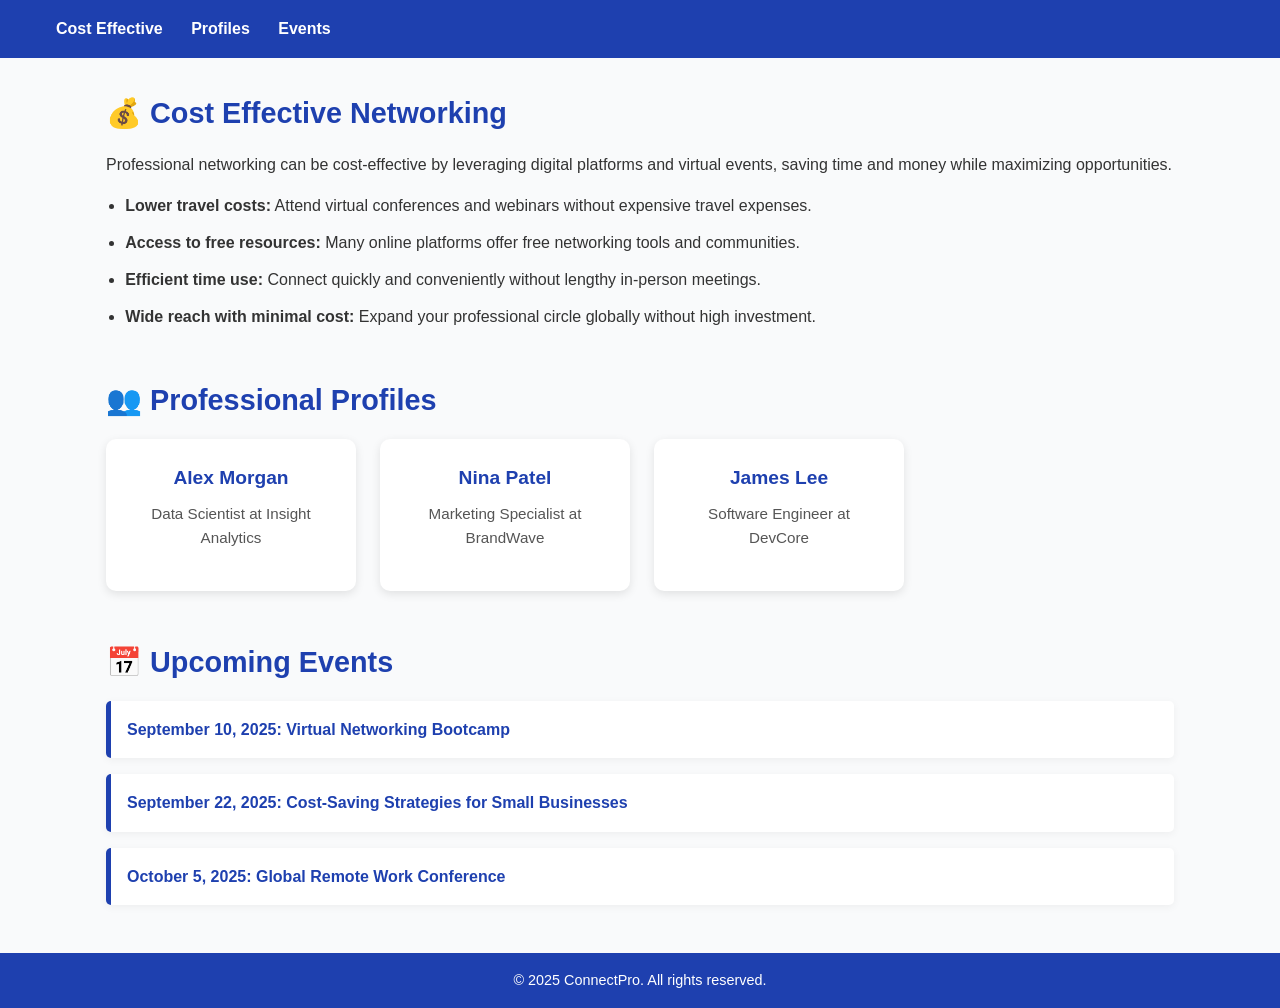
<file: Cost Effective.html>
<!DOCTYPE html>
<html lang="en">
<head>
  <meta charset="UTF-8" />
  <meta name="viewport" content="width=device-width, initial-scale=1" />
  <title>Cost Effective Networking</title>
  <style>
    /* Reset */
    * {
      margin: 0; 
      padding: 0; 
      box-sizing: border-box;
    }

    body {
      font-family: 'Segoe UI', Tahoma, Geneva, Verdana, sans-serif;
      background-color: #f9fafb;
      color: #333;
      line-height: 1.6;
    }

    header {
      background-color: #1e40af;
      color: white;
      padding: 1rem 2rem;
      display: flex;
      justify-content: space-between;
      align-items: center;
    }

    nav a {
      color: white;
      text-decoration: none;
      margin-left: 1.5rem;
      font-weight: 600;
      transition: color 0.3s ease;
    }
    nav a:hover {
      color: #93c5fd;
    }

    .container {
      max-width: 1100px;
      margin: 2rem auto;
      padding: 0 1rem;
    }

    section {
      margin-bottom: 3rem;
    }

    h2 {
      color: #1e40af;
      margin-bottom: 1rem;
      font-size: 1.8rem;
    }

    p {
      font-size: 1rem;
      margin-bottom: 1rem;
    }

    ul {
      padding-left: 1.2rem;
      margin-bottom: 1rem;
    }

    ul li {
      margin-bottom: 0.7rem;
    }

    /* Profiles */
    .profiles {
      display: flex;
      flex-wrap: wrap;
      gap: 1.5rem;
    }

    .profile-card {
      background: white;
      border-radius: 10px;
      box-shadow: 0 3px 10px rgba(0,0,0,0.1);
      width: 250px;
      padding: 1.5rem;
      text-align: center;
      transition: transform 0.2s ease;
    }
    .profile-card:hover {
      transform: translateY(-5px);
    }

    .profile-card img {
      width: 100px;
      height: 100px;
      border-radius: 50%;
      margin-bottom: 1rem;
      object-fit: cover;
    }

    .profile-card h3 {
      font-size: 1.2rem;
      margin-bottom: 0.5rem;
      color: #1e40af;
    }

    .profile-card p {
      color: #555;
      font-size: 0.95rem;
    }

    /* Events */
    .events ul {
      list-style-type: none;
      padding-left: 0;
    }

    .events li {
      background: white;
      margin-bottom: 1rem;
      padding: 1rem;
      border-left: 5px solid #1e40af;
      box-shadow: 0 2px 8px rgba(0,0,0,0.05);
      font-weight: 600;
      color: #1e40af;
      border-radius: 5px;
    }

    footer {
      background-color: #1e40af;
      color: white;
      text-align: center;
      padding: 1rem;
      font-size: 0.9rem;
    }
  </style>
</head>
<body>

<header>
  <!-- <div class="logo"><strong>ConnectPro</strong></div> -->
  <nav>
    <a href="#cost-effective">Cost Effective</a>
    <a href="#profiles">Profiles</a>
    <a href="#events">Events</a>
  </nav>
</header>

<main class="container">

  <!-- Cost Effective Section -->
  <section id="cost-effective">
    <h2>💰 Cost Effective Networking</h2>
    <p>Professional networking can be cost-effective by leveraging digital platforms and virtual events, saving time and money while maximizing opportunities.</p>
    <ul>
      <li><strong>Lower travel costs:</strong> Attend virtual conferences and webinars without expensive travel expenses.</li>
      <li><strong>Access to free resources:</strong> Many online platforms offer free networking tools and communities.</li>
      <li><strong>Efficient time use:</strong> Connect quickly and conveniently without lengthy in-person meetings.</li>
      <li><strong>Wide reach with minimal cost:</strong> Expand your professional circle globally without high investment.</li>
    </ul>
  </section>

  <!-- Professional Profiles Section -->
  <section id="profiles">
    <h2>👥 Professional Profiles</h2>
    <div class="profiles">
      <div class="profile-card">
        
        <h3>Alex Morgan</h3>
        <p>Data Scientist at Insight Analytics</p>
      </div>
      <div class="profile-card">
        
        <h3>Nina Patel</h3>
        <p>Marketing Specialist at BrandWave</p>
      </div>
      <div class="profile-card">
        
        <h3>James Lee</h3>
        <p>Software Engineer at DevCore</p>
      </div>
    </div>
  </section>

  <!-- Upcoming Events Section -->
  <section id="events" class="events">
    <h2>📅 Upcoming Events</h2>
    <ul>
      <li><strong>September 10, 2025:</strong> Virtual Networking Bootcamp</li>
      <li><strong>September 22, 2025:</strong> Cost-Saving Strategies for Small Businesses</li>
      <li><strong>October 5, 2025:</strong> Global Remote Work Conference</li>
    </ul>
  </section>

</main>

<footer>
  &copy; 2025 ConnectPro. All rights reserved.
</footer>

</body>
</html>
</file>
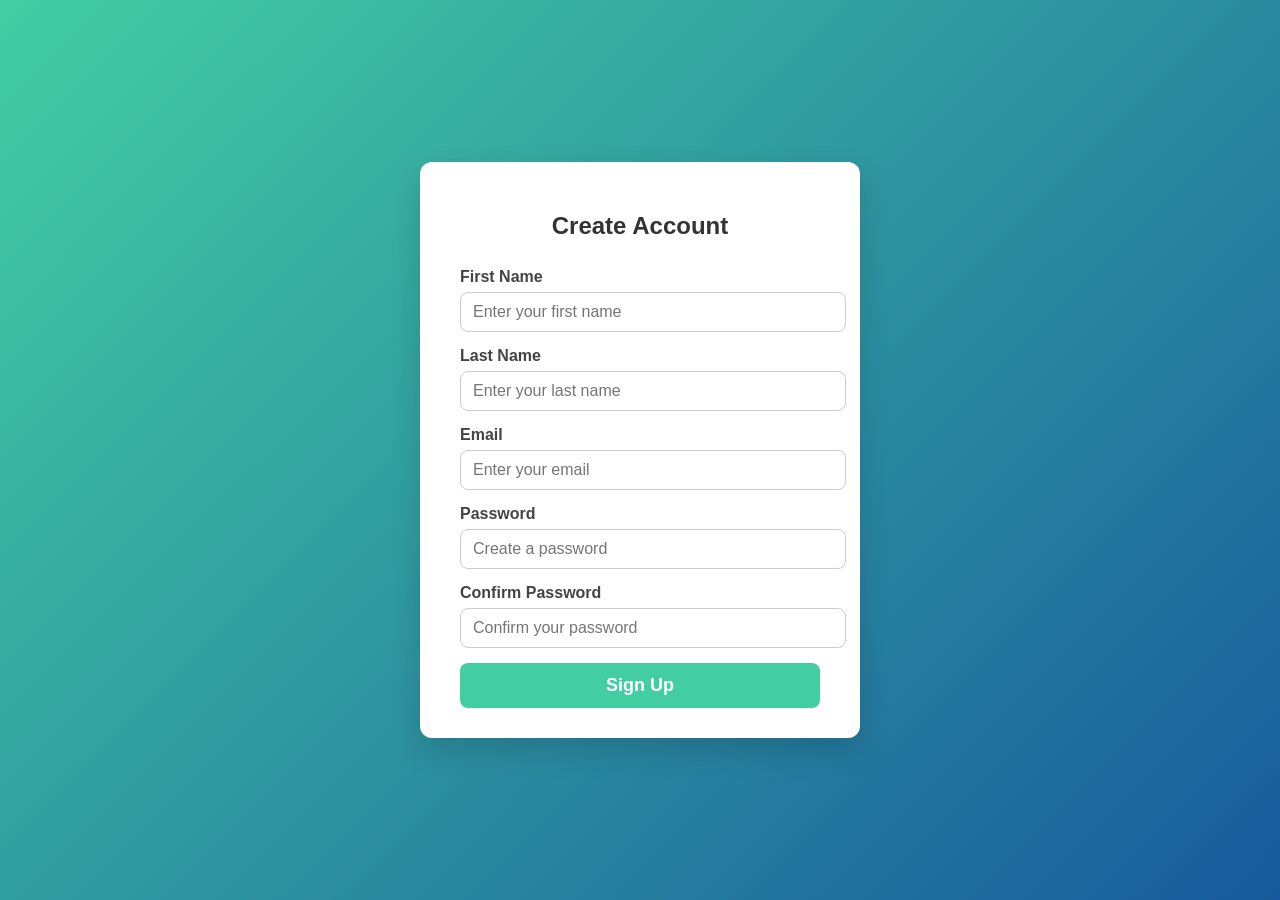
<file: create event.html>
<!DOCTYPE html>
<html lang="en">
<head>
  <meta charset="UTF-8" />
  <meta name="viewport" content="width=device-width, initial-scale=1" />
  <title>Sign Up Form</title>
  <style>
    body {
      background: linear-gradient(135deg, #43cea2, #185a9d);
      font-family: Arial, sans-serif;
      display: flex;
      justify-content: center;
      align-items: center;
      height: 100vh;
      margin: 0;
    }

    .signup-container {
      background: #fff;
      padding: 30px 40px;
      border-radius: 12px;
      box-shadow: 0 12px 30px rgba(0, 0, 0, 0.15);
      width: 360px;
    }

    h2 {
      text-align: center;
      margin-bottom: 28px;
      color: #333;
    }

    label {
      display: block;
      margin-bottom: 6px;
      font-weight: 600;
      color: #444;
    }

    input[type="text"],
    input[type="email"],
    input[type="password"] {
      width: 100%;
      padding: 10px 12px;
      margin-bottom: 15px;
      border: 1.5px solid #ccc;
      border-radius: 8px;
      font-size: 16px;
      transition: border-color 0.3s ease;
    }

    input[type="text"]:focus,
    input[type="email"]:focus,
    input[type="password"]:focus {
      border-color: #43cea2;
      outline: none;
    }

    .input-error {
      border-color: #e74c3c !important;
    }

    .error-message {
      color: #e74c3c;
      font-size: 0.9em;
      margin-top: -12px;
      margin-bottom: 12px;
      display: none;
    }

    button {
      width: 100%;
      padding: 12px;
      background-color: #43cea2;
      border: none;
      border-radius: 8px;
      color: white;
      font-size: 18px;
      font-weight: 700;
      cursor: pointer;
      transition: background-color 0.3s ease;
    }

    button:hover {
      background-color: #2aab82;
    }
  </style>
</head>
<body>

  <div class="signup-container">
    <h2>Create Account</h2>
    <form id="signupForm" novalidate>
      <label for="firstName">First Name</label>
      <input type="text" id="firstName" name="firstName" placeholder="Enter your first name" required />
      <div id="firstNameError" class="error-message">First name is required.</div>

      <label for="lastName">Last Name</label>
      <input type="text" id="lastName" name="lastName" placeholder="Enter your last name" required />
      <div id="lastNameError" class="error-message">Last name is required.</div>

      <label for="email">Email</label>
      <input type="email" id="email" name="email" placeholder="Enter your email" required />
      <div id="emailError" class="error-message">Please enter a valid email.</div>

      <label for="password">Password</label>
      <input type="password" id="password" name="password" placeholder="Create a password" required minlength="6" />
      <div id="passwordError" class="error-message">Password must be at least 6 characters.</div>

      <label for="confirmPassword">Confirm Password</label>
      <input type="password" id="confirmPassword" name="confirmPassword" placeholder="Confirm your password" required />
      <div id="confirmPasswordError" class="error-message">Passwords do not match.</div>

      <button type="submit">Sign Up</button>
    </form>
  </div>

  <script>
    const form = document.getElementById('signupForm');
    const firstName = document.getElementById('firstName');
    const lastName = document.getElementById('lastName');
    const email = document.getElementById('email');
    const password = document.getElementById('password');
    const confirmPassword = document.getElementById('confirmPassword');

    const firstNameError = document.getElementById('firstNameError');
    const lastNameError = document.getElementById('lastNameError');
    const emailError = document.getElementById('emailError');
    const passwordError = document.getElementById('passwordError');
    const confirmPasswordError = document.getElementById('confirmPasswordError');

    form.addEventListener('submit', (e) => {
      e.preventDefault();

      // Reset errors
      [firstNameError, lastNameError, emailError, passwordError, confirmPasswordError].forEach(el => el.style.display = 'none');
      [firstName, lastName, email, password, confirmPassword].forEach(el => el.classList.remove('input-error'));

      let valid = true;

      // Validate first name
      if (!firstName.value.trim()) {
        firstNameError.style.display = 'block';
        firstName.classList.add('input-error');
        valid = false;
      }

      // Validate last name
      if (!lastName.value.trim()) {
        lastNameError.style.display = 'block';
        lastName.classList.add('input-error');
        valid = false;
      }

      // Validate email format
      const emailPattern = /^[^\s@]+@[^\s@]+\.[^\s@]+$/;
      if (!email.value.trim() || !emailPattern.test(email.value.trim())) {
        emailError.style.display = 'block';
        email.classList.add('input-error');
        valid = false;
      }

      // Validate password length
      if (!password.value || password.value.length < 6) {
        passwordError.style.display = 'block';
        password.classList.add('input-error');
        valid = false;
      }

      // Validate confirm password matches
      if (confirmPassword.value !== password.value || !confirmPassword.value) {
        confirmPasswordError.style.display = 'block';
        confirmPassword.classList.add('input-error');
        valid = false;
      }

      if (valid) {
        alert('Sign Up successful!');
        form.reset();
        // Add your sign up logic here (e.g., API call)
      }
      if (valid) {
  alert('Sign Up successful!');
  form.reset();
  // Redirect to homepage
  window.location.href = 'file:///C:/Users/Joshu/OneDrive/Desktop/VS%20CODE/JAVA%20SCRIPT/javasricpt%20project.html';  // <-- change this URL to your homepage
}

    });
  </script>

</body>
</html>
</file>
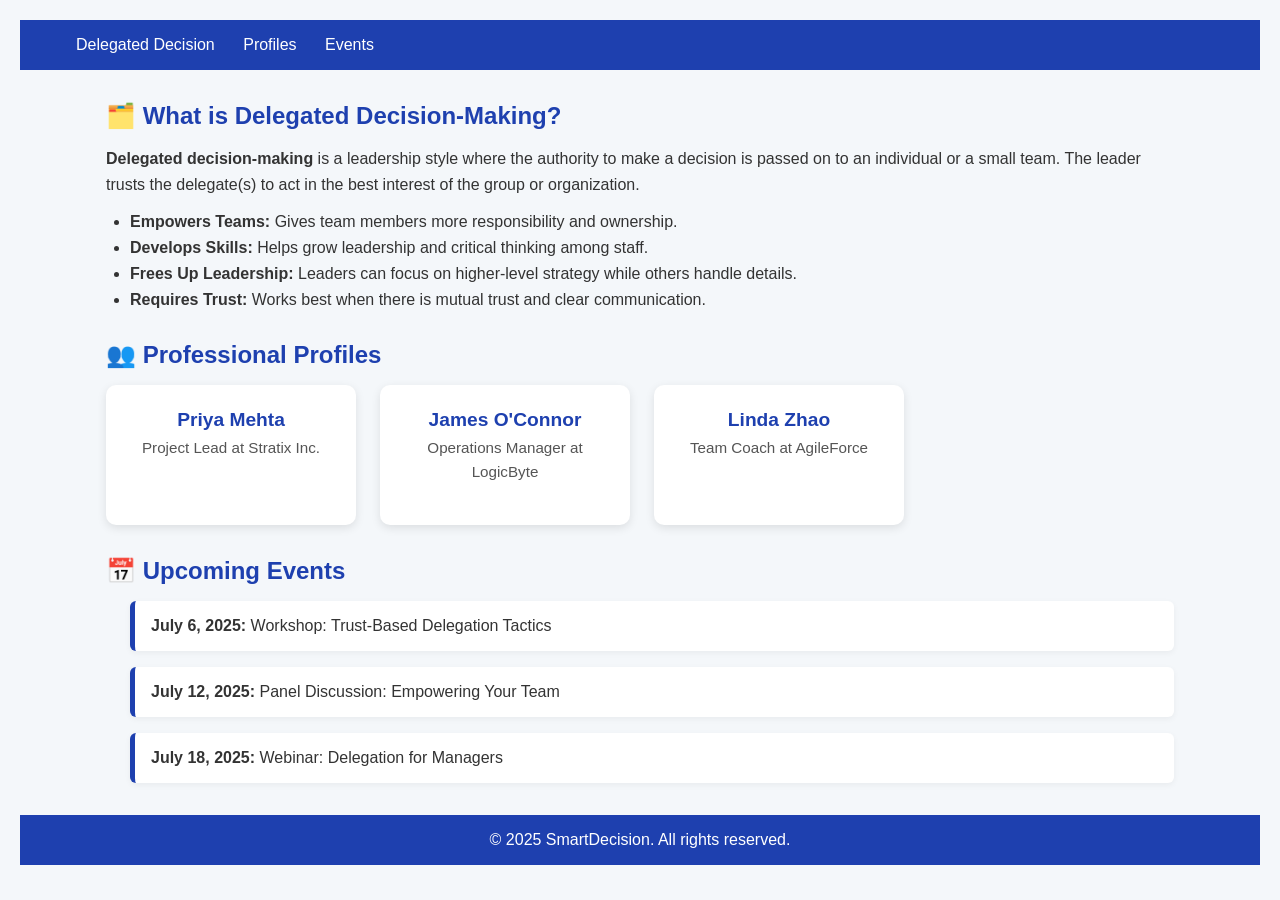
<file: Delegated Decision.html>
<!DOCTYPE html>
<html lang="en">
<head>
  <meta charset="UTF-8" />
  <meta name="viewport" content="width=device-width, initial-scale=1.0"/>
  <title>Delegated Decision Making</title>
  <style>
    * {
      margin: 0;
      padding: 0;
      box-sizing: border-box;
    }

    body {
      font-family: 'Segoe UI', sans-serif;
      background-color: #f4f7fa;
      color: #333;
      padding: 20px;
    }

    header {
      background-color: #1e40af;
      color: white;
      padding: 1rem 2rem;
      display: flex;
      justify-content: space-between;
      align-items: center;
    }

    header .logo {
      font-size: 1.6rem;
      font-weight: bold;
    }

    nav a {
      color: white;
      margin-left: 1.5rem;
      text-decoration: none;
      font-weight: 500;
    }

    nav a:hover {
      text-decoration: underline;
    }

    .container {
      max-width: 1100px;
      margin: 2rem auto;
      padding: 0 1rem;
    }

    h2 {
      color: #1e40af;
      margin-bottom: 1rem;
    }

    p {
      margin-bottom: 1rem;
      line-height: 1.6;
    }

    ul {
      margin-left: 1.5rem;
      margin-bottom: 2rem;
    }

    ul li {
      margin-bottom: 0.5rem;
    }

    .profiles {
      display: flex;
      flex-wrap: wrap;
      gap: 1.5rem;
      margin-bottom: 2rem;
    }

    .card {
      background-color: white;
      padding: 1.5rem;
      border-radius: 10px;
      box-shadow: 0 3px 10px rgba(0, 0, 0, 0.1);
      width: 250px;
      text-align: center;
    }

    .card img {
      width: 100px;
      height: 100px;
      object-fit: cover;
      border-radius: 50%;
      margin-bottom: 1rem;
    }

    .card h3 {
      font-size: 1.2rem;
      color: #1e40af;
      margin-bottom: 0.3rem;
    }

    .card p {
      font-size: 0.95rem;
      color: #555;
    }

    .events ul {
      list-style: none;
      padding: 0;
    }

    .events li {
      background-color: #fff;
      padding: 1rem;
      border-left: 5px solid #1e40af;
      margin-bottom: 1rem;
      border-radius: 6px;
      box-shadow: 0 2px 6px rgba(0, 0, 0, 0.05);
    }

    footer {
      text-align: center;
      background-color: #1e40af;
      color: white;
      padding: 1rem;
      margin-top: 2rem;
    }
  </style>
</head>
<body>

  <header>
    <!-- <div class="logo">SmartDecision</div> -->
    <nav>
      <a href="#delegated">Delegated Decision</a>
      <a href="#profiles">Profiles</a>
      <a href="#events">Events</a>
    </nav>
  </header>

  <main class="container">

    <!-- Delegated Decision Explanation -->
    <section id="delegated">
      <h2>🗂️ What is Delegated Decision-Making?</h2>
      <p>
        <strong>Delegated decision-making</strong> is a leadership style where the authority to make a decision is passed on to an individual or a small team. The leader trusts the delegate(s) to act in the best interest of the group or organization.
      </p>
      <ul>
        <li><strong>Empowers Teams:</strong> Gives team members more responsibility and ownership.</li>
        <li><strong>Develops Skills:</strong> Helps grow leadership and critical thinking among staff.</li>
        <li><strong>Frees Up Leadership:</strong> Leaders can focus on higher-level strategy while others handle details.</li>
        <li><strong>Requires Trust:</strong> Works best when there is mutual trust and clear communication.</li>
      </ul>
    </section>

    <!-- Professional Profiles -->
    <section id="profiles">
      <h2>👥 Professional Profiles</h2>
      <div class="profiles">
        <div class="card">
          
          <h3>Priya Mehta</h3>
          <p>Project Lead at Stratix Inc.</p>
        </div>
        <div class="card">
          
          <h3>James O'Connor</h3>
          <p>Operations Manager at LogicByte</p>
        </div>
        <div class="card">
          
          <h3>Linda Zhao</h3>
          <p>Team Coach at AgileForce</p>
        </div>
      </div>
    </section>

    <!-- Upcoming Events -->
    <section id="events" class="events">
      <h2>📅 Upcoming Events</h2>
      <ul>
        <li><strong>July 6, 2025:</strong> Workshop: Trust-Based Delegation Tactics</li>
        <li><strong>July 12, 2025:</strong> Panel Discussion: Empowering Your Team</li>
        <li><strong>July 18, 2025:</strong> Webinar: Delegation for Managers</li>
      </ul>
    </section>

  </main>

  <footer>
    &copy; 2025 SmartDecision. All rights reserved.
  </footer>

</body>
</html>
</file>
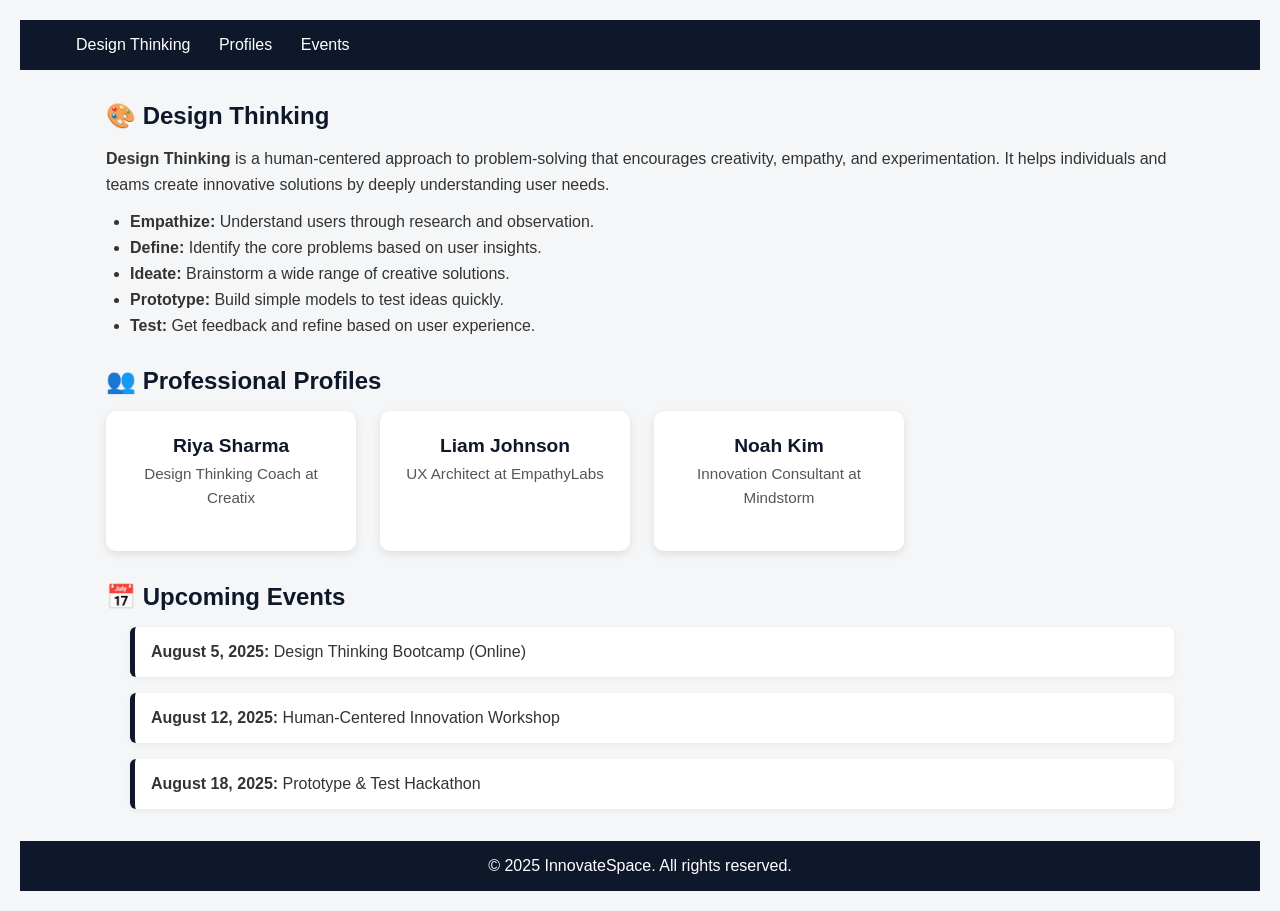
<file: Design Thinking.html>
<!DOCTYPE html>
<html lang="en">
<head>
  <meta charset="UTF-8" />
  <meta name="viewport" content="width=device-width, initial-scale=1.0"/>
  <title>Design Thinking</title>
  <style>
    * {
      margin: 0;
      padding: 0;
      box-sizing: border-box;
    }

    body {
      font-family: 'Segoe UI', sans-serif;
      background-color: #f4f6f8;
      color: #333;
      padding: 20px;
    }

    header {
      background-color: #0f172a;
      color: white;
      padding: 1rem 2rem;
      display: flex;
      justify-content: space-between;
      align-items: center;
    }

    header .logo {
      font-size: 1.6rem;
      font-weight: bold;
    }

    nav a {
      color: white;
      margin-left: 1.5rem;
      text-decoration: none;
      font-weight: 500;
    }

    nav a:hover {
      text-decoration: underline;
    }

    .container {
      max-width: 1100px;
      margin: 2rem auto;
      padding: 0 1rem;
    }

    h2 {
      color: #0f172a;
      margin-bottom: 1rem;
    }

    p {
      margin-bottom: 1rem;
      line-height: 1.6;
    }

    ul {
      margin-left: 1.5rem;
      margin-bottom: 2rem;
    }

    ul li {
      margin-bottom: 0.5rem;
    }

    .profiles {
      display: flex;
      flex-wrap: wrap;
      gap: 1.5rem;
      margin-bottom: 2rem;
    }

    .card {
      background-color: white;
      padding: 1.5rem;
      border-radius: 10px;
      box-shadow: 0 3px 10px rgba(0, 0, 0, 0.1);
      width: 250px;
      text-align: center;
    }

    .card img {
      width: 100px;
      height: 100px;
      object-fit: cover;
      border-radius: 50%;
      margin-bottom: 1rem;
    }

    .card h3 {
      font-size: 1.2rem;
      color: #0f172a;
      margin-bottom: 0.3rem;
    }

    .card p {
      font-size: 0.95rem;
      color: #555;
    }

    .events ul {
      list-style: none;
      padding: 0;
    }

    .events li {
      background-color: #fff;
      padding: 1rem;
      border-left: 5px solid #0f172a;
      margin-bottom: 1rem;
      border-radius: 6px;
      box-shadow: 0 2px 6px rgba(0, 0, 0, 0.05);
    }

    footer {
      text-align: center;
      background-color: #0f172a;
      color: white;
      padding: 1rem;
      margin-top: 2rem;
    }
  </style>
</head>
<body>

  <header>
    <!-- <div class="logo">InnovateSpace</div> -->
    <nav>
      <a href="#designthinking">Design Thinking</a>
      <a href="#profiles">Profiles</a>
      <a href="#events">Events</a>
    </nav>
  </header>

  <main class="container">

    <!-- Design Thinking Explanation -->
    <section id="designthinking">
      <h2>🎨 Design Thinking</h2>
      <p>
        <strong>Design Thinking</strong> is a human-centered approach to problem-solving that encourages creativity, empathy, and experimentation. It helps individuals and teams create innovative solutions by deeply understanding user needs.
      </p>
      <ul>
        <li><strong>Empathize:</strong> Understand users through research and observation.</li>
        <li><strong>Define:</strong> Identify the core problems based on user insights.</li>
        <li><strong>Ideate:</strong> Brainstorm a wide range of creative solutions.</li>
        <li><strong>Prototype:</strong> Build simple models to test ideas quickly.</li>
        <li><strong>Test:</strong> Get feedback and refine based on user experience.</li>
      </ul>
    </section>

    <!-- Professional Profiles -->
    <section id="profiles">
      <h2>👥 Professional Profiles</h2>
      <div class="profiles">
        <div class="card">
          
          <h3>Riya Sharma</h3>
          <p>Design Thinking Coach at Creatix</p>
        </div>
        <div class="card">
          
          <h3>Liam Johnson</h3>
          <p>UX Architect at EmpathyLabs</p>
        </div>
        <div class="card">
         
          <h3>Noah Kim</h3>
          <p>Innovation Consultant at Mindstorm</p>
        </div>
      </div>
    </section>

    <!-- Upcoming Events -->
    <section id="events" class="events">
      <h2>📅 Upcoming Events</h2>
      <ul>
        <li><strong>August 5, 2025:</strong> Design Thinking Bootcamp (Online)</li>
        <li><strong>August 12, 2025:</strong> Human-Centered Innovation Workshop</li>
        <li><strong>August 18, 2025:</strong> Prototype & Test Hackathon</li>
      </ul>
    </section>

  </main>

  <footer>
    &copy; 2025 InnovateSpace. All rights reserved.
  </footer>

</body>
</html>
</file>
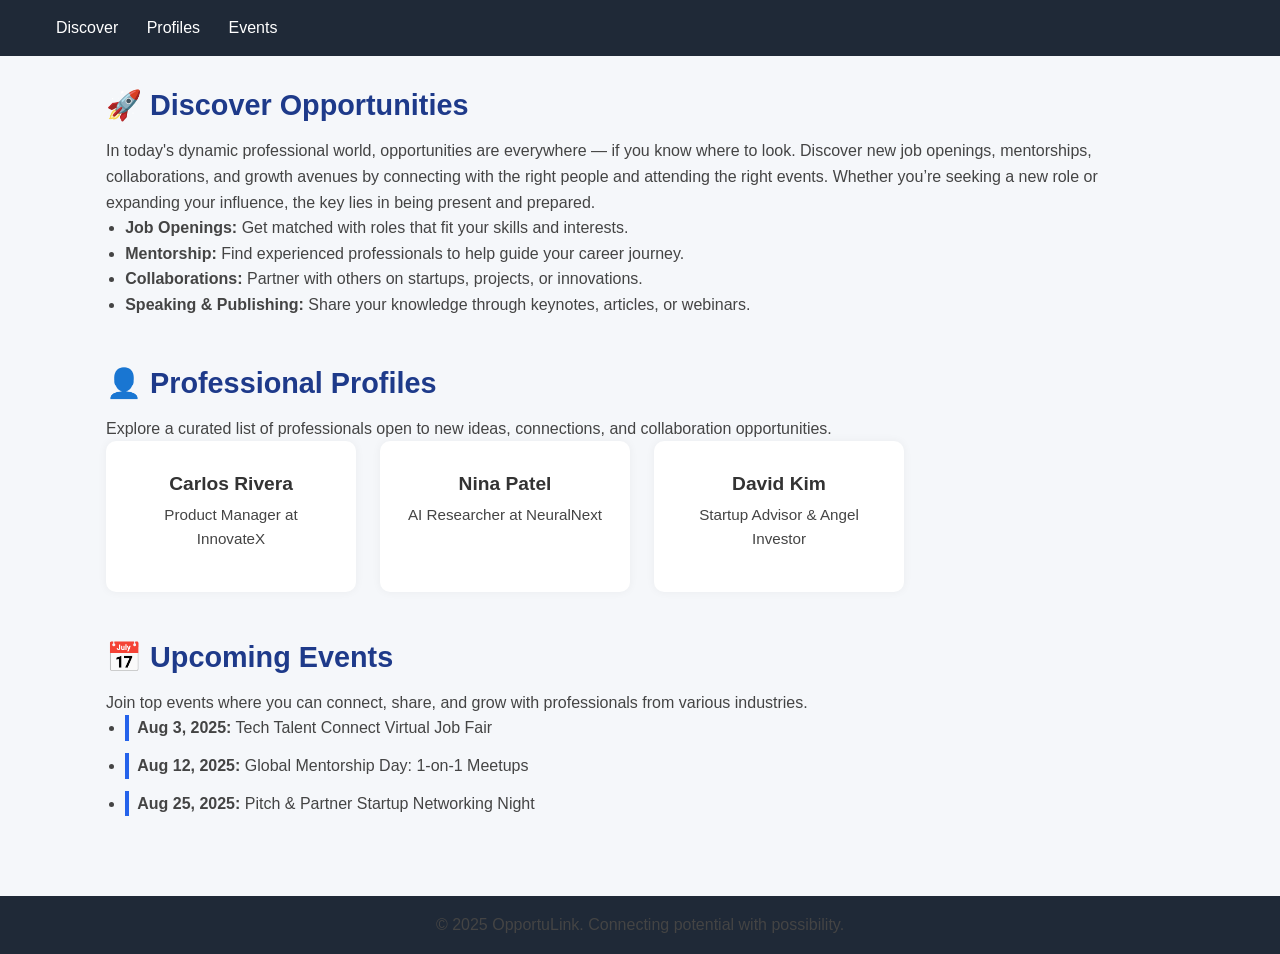
<file: Discover Opportunities.html>
<!DOCTYPE html>
<html lang="en">
<head>
  <meta charset="UTF-8" />
  <meta name="viewport" content="width=device-width, initial-scale=1.0"/>
  <title>Discover Opportunities</title>
  <style>
    * {
      margin: 0;
      padding: 0;
      box-sizing: border-box;
    }

    body {
      font-family: 'Segoe UI', sans-serif;
      background-color: #f5f7fa;
      color: #333;
    }

    header {
      background-color: #1f2937;
      color: white;
      padding: 1.2rem 2rem;
      display: flex;
      justify-content: space-between;
      align-items: center;
    }

    .nav-links a {
      color: white;
      text-decoration: none;
      margin-left: 1.5rem;
      font-weight: 500;
    }

    .container {
      max-width: 1100px;
      margin: auto;
      padding: 2rem 1rem;
    }

    section {
      margin-bottom: 3rem;
    }

    h2 {
      font-size: 1.8rem;
      margin-bottom: 1rem;
      color: #1e3a8a;
    }

    p, li {
      font-size: 1rem;
      line-height: 1.6;
      color: #444;
    }

    ul {
      padding-left: 1.2rem;
    }

    .profiles {
      display: flex;
      flex-wrap: wrap;
      gap: 1.5rem;
    }

    .card {
      background: white;
      border-radius: 10px;
      box-shadow: 0 0 10px rgba(0,0,0,0.05);
      padding: 1.5rem;
      width: 250px;
      text-align: center;
    }

    .card img {
      border-radius: 50%;
      margin-bottom: 1rem;
    }

    .card h3 {
      margin: 0.5rem 0;
      font-size: 1.2rem;
    }

    .card p {
      font-size: 0.95rem;
      margin-bottom: 1rem;
    }

    .events li {
      margin-bottom: 0.75rem;
      padding-left: 0.5rem;
      border-left: 4px solid #2563eb;
    }

    footer {
      background-color:  #1f2937;
      color: white;
      text-align: center;
      padding: 1rem;
    }
  </style>
</head>
<body>

  <!-- Header -->
  <header>
    <!-- <div class="logo"><strong>OpportuLink</strong></div> -->
    <nav class="nav-links">
      <a href="#discover">Discover</a>
      <a href="#profiles">Profiles</a>
      <a href="#events">Events</a>
    </nav>
  </header>

  <!-- Main Content -->
  <main class="container">

    <!-- Discover Opportunities -->
    <section id="discover">
      <h2>🚀 Discover Opportunities</h2>
      <p>In today's dynamic professional world, opportunities are everywhere — if you know where to look. Discover new job openings, mentorships, collaborations, and growth avenues by connecting with the right people and attending the right events. Whether you’re seeking a new role or expanding your influence, the key lies in being present and prepared.</p>
      <ul>
        <li><strong>Job Openings:</strong> Get matched with roles that fit your skills and interests.</li>
        <li><strong>Mentorship:</strong> Find experienced professionals to help guide your career journey.</li>
        <li><strong>Collaborations:</strong> Partner with others on startups, projects, or innovations.</li>
        <li><strong>Speaking & Publishing:</strong> Share your knowledge through keynotes, articles, or webinars.</li>
      </ul>
    </section>

    <!-- Professional Profiles -->
    <section id="profiles">
      <h2>👤 Professional Profiles</h2>
      <p>Explore a curated list of professionals open to new ideas, connections, and collaboration opportunities.</p>
      <div class="profiles">
        <div class="card">
          
          <h3>Carlos Rivera</h3>
          <p>Product Manager at InnovateX</p>
        </div>
        <div class="card">
          
          <h3>Nina Patel</h3>
          <p>AI Researcher at NeuralNext</p>
        </div>
        <div class="card">
          <h3>David Kim</h3>
          <p>Startup Advisor & Angel Investor</p>
        </div>
      </div>
    </section>

    <!-- Upcoming Events -->
    <section id="events" class="events">
      <h2>📅 Upcoming Events</h2>
      <p>Join top events where you can connect, share, and grow with professionals from various industries.</p>
      <ul>
        <li><strong>Aug 3, 2025:</strong> Tech Talent Connect Virtual Job Fair</li>
        <li><strong>Aug 12, 2025:</strong> Global Mentorship Day: 1-on-1 Meetups</li>
        <li><strong>Aug 25, 2025:</strong> Pitch & Partner Startup Networking Night</li>
      </ul>
    </section>

  </main>

  <!-- Footer -->
  <footer>
    <p>&copy; 2025 OpportuLink. Connecting potential with possibility.</p>
  </footer>

</body>
</html>
</file>
